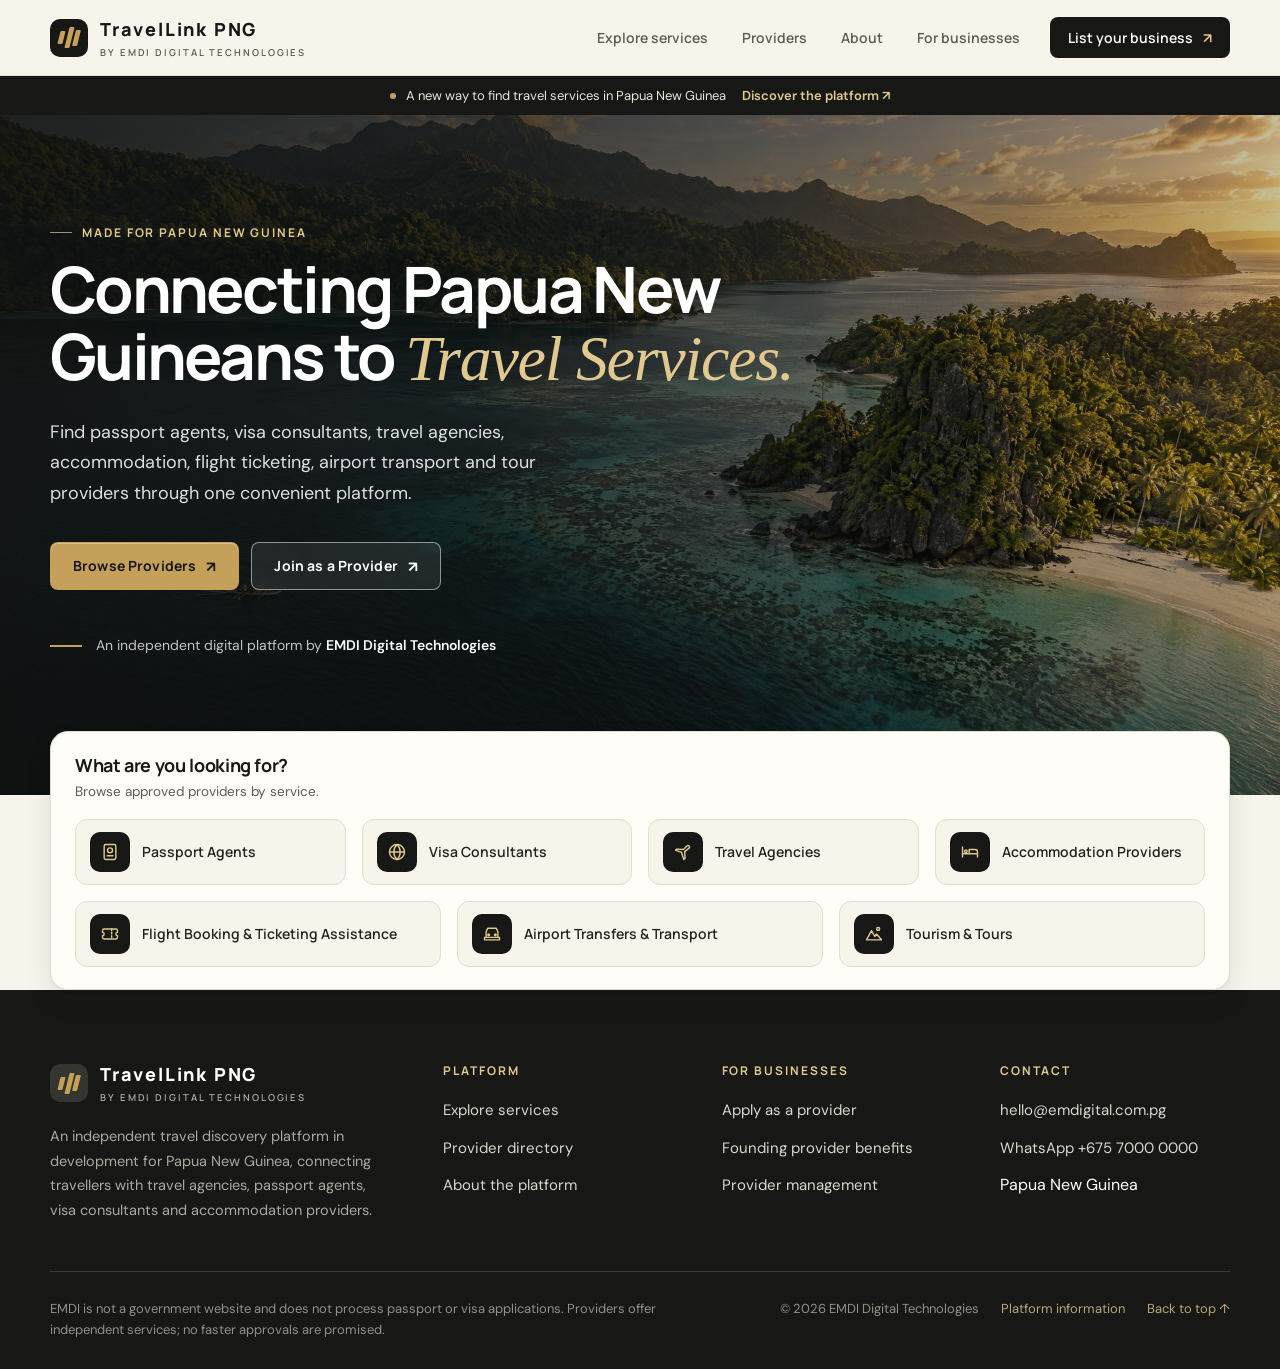
<file: index.html>
<!DOCTYPE html>

<html lang="en">
<head>
<meta charset="utf-8"/>
<meta content="width=device-width, initial-scale=1" name="viewport"/>
<meta content="#171815" name="theme-color"/>
<meta content="Discover passport agents, visa consultants, travel agencies, accommodation, flight ticketing, airport transport and tour providers across Papua New Guinea." name="description"/>
<title>TravelLink PNG | PNG travel services</title>
<link href="https://fonts.googleapis.com" rel="preconnect"/>
<link crossorigin="" href="https://fonts.gstatic.com" rel="preconnect"/>
<link href="https://fonts.googleapis.com/css2?family=DM+Sans:wght@400;500;600;700&amp;family=Manrope:wght@400;500;600;700;800&amp;display=swap" rel="stylesheet"/>
<link href="styles.css?v=20261110-v3" rel="stylesheet"/>
</head>
<body class="page-home" id="top">
<a class="skip-link" href="#main">Skip to main content</a>
<header class="site-header">
<a aria-label="TravelLink PNG home" class="brand" href="index.html"><span aria-hidden="true" class="brand-mark"><span></span><span></span><span></span></span><span class="brand-copy"><strong>TravelLink PNG</strong><small>BY EMDI DIGITAL TECHNOLOGIES</small></span></a>
<button aria-controls="primary-nav" aria-expanded="false" aria-label="Open navigation" class="menu-toggle" type="button"><span></span><span></span></button>
<nav aria-label="Main navigation" class="primary-nav" id="primary-nav"><a href="services.html">Explore services</a><a href="providers.html">Providers</a><a href="about.html">About</a><a href="register.html#provider-form">For businesses</a><a class="nav-cta" href="register.html#provider-form">List your business <span aria-hidden="true">↗</span></a></nav>
</header>
<div class="announcement"><span class="announcement-dot"></span> A new way to find travel services in Papua New Guinea <a href="about.html">Discover the platform <span aria-hidden="true">↗</span></a></div>
<main id="main">
<section class="hero">
<div aria-label="Tropical island coastline in Papua New Guinea" class="hero-image" role="img"></div><div class="hero-shade"></div>
<div class="hero-content wrap">
<p class="eyebrow light">Made for Papua New Guinea</p>
<h1>Connecting Papua New Guineans to <em>Travel Services.</em></h1>
<p class="hero-lede">Find passport agents, visa consultants, travel agencies, accommodation, flight ticketing, airport transport and tour providers through one convenient platform.</p>
<div class="hero-actions"><a class="button button-gold" href="providers.html#provider-directory">Browse Providers <span aria-hidden="true">↗</span></a><a class="button button-glass" href="register.html#provider-form">Join as a Provider <span aria-hidden="true">↗</span></a></div>
<div class="hero-note"><span class="note-line"></span><span>An independent digital platform by <strong>EMDI Digital Technologies</strong></span></div>
</div>
</section>
<section aria-labelledby="quick-title" class="quick-find"><div class="wrap"><div class="quick-card">
<div><h2 id="quick-title">What are you looking for?</h2><p>Browse approved providers by service.</p></div>
<a class="quick-tile" data-category="Passport Agents" href="providers.html?category=Passport%20Agents#provider-directory"><span class="tile-icon"><svg aria-hidden="true" class="icon" focusable="false" viewbox="0 0 24 24"><rect height="18" rx="2" width="14" x="5" y="3"></rect><circle cx="12" cy="10" r="3"></circle><path d="M8.5 16.5h7"></path></svg></span><span>Passport Agents</span></a><a class="quick-tile" data-category="Visa Consultants" href="providers.html?category=Visa%20Consultants#provider-directory"><span class="tile-icon"><svg aria-hidden="true" class="icon" focusable="false" viewbox="0 0 24 24"><circle cx="12" cy="12" r="9"></circle><path d="M3 12h18M12 3c2.6 2.7 3.9 5.7 3.9 9s-1.3 6.3-3.9 9c-2.6-2.7-3.9-5.7-3.9-9S9.4 5.7 12 3z"></path></svg></span><span>Visa Consultants</span></a><a class="quick-tile" data-category="Travel Agencies" href="providers.html?category=Travel%20Agencies#provider-directory"><span class="tile-icon"><svg aria-hidden="true" class="icon" focusable="false" viewbox="0 0 24 24"><path d="M10.5 13.5 3 11l1.5-1.5 8 .5 4.2-4.2a1.8 1.8 0 0 1 2.6 2.6L14 12.6l.5 8L13 22l-2.5-7.5z" transform="translate(0 -1)"></path></svg></span><span>Travel Agencies</span></a><a class="quick-tile" data-category="Accommodation Providers" href="providers.html?category=Accommodation%20Providers#provider-directory"><span class="tile-icon"><svg aria-hidden="true" class="icon" focusable="false" viewbox="0 0 24 24"><path d="M3 18V6M3 14h18v4M21 14v-2a3 3 0 0 0-3-3h-7v5"></path><circle cx="7" cy="11" r="1.6"></circle></svg></span><span>Accommodation Providers</span></a><a class="quick-tile" data-category="Flight Booking &amp; Ticketing Assistance" href="providers.html?category=Flight%20Booking%20%26%20Ticketing%20Assistance#provider-directory"><span class="tile-icon"><svg aria-hidden="true" class="icon" focusable="false" viewbox="0 0 24 24"><path d="M3 8a2 2 0 0 1 2-2h14a2 2 0 0 1 2 2v2a2 2 0 0 0 0 4v2a2 2 0 0 1-2 2H5a2 2 0 0 1-2-2v-2a2 2 0 0 0 0-4z"></path><path d="M14 6v12" stroke-dasharray="2 2"></path></svg></span><span>Flight Booking &amp; Ticketing Assistance</span></a><a class="quick-tile" data-category="Airport Transfers &amp; Transport" href="providers.html?category=Airport%20Transfers%20%26%20Transport#provider-directory"><span class="tile-icon"><svg aria-hidden="true" class="icon" focusable="false" viewbox="0 0 24 24"><path d="M5 16V9l2-4h10l2 4v7M3 16h18v3H3z"></path><circle cx="8" cy="13" r="1"></circle><circle cx="16" cy="13" r="1"></circle></svg></span><span>Airport Transfers &amp; Transport</span></a><a class="quick-tile" data-category="Tourism &amp; Tours" href="providers.html?category=Tourism%20%26%20Tours#provider-directory"><span class="tile-icon"><svg aria-hidden="true" class="icon" focusable="false" viewbox="0 0 24 24"><path d="m3 19 6-11 4 7 2-3 6 7z"></path><circle cx="17" cy="6" r="1.8"></circle></svg></span><span>Tourism &amp; Tours</span></a>
</div></div></section>






</main>
<footer class="site-footer">
<div class="wrap">
<div class="footer-top">
<div><a class="brand footer-brand" href="index.html"><span aria-hidden="true" class="brand-mark"><span></span><span></span><span></span></span><span class="brand-copy"><strong>TravelLink PNG</strong><small>BY EMDI DIGITAL TECHNOLOGIES</small></span></a>
<p class="footer-about">An independent travel discovery platform in development for Papua New Guinea, connecting travellers with travel agencies, passport agents, visa consultants and accommodation providers.</p></div>
<div class="footer-col"><h3>Platform</h3><ul><li><a href="services.html">Explore services</a></li><li><a href="providers.html">Provider directory</a></li><li><a href="about.html">About the platform</a></li></ul></div>
<div class="footer-col"><h3>For businesses</h3><ul><li><a href="register.html#provider-form">Apply as a provider</a></li><li><a href="about.html#benefits">Founding provider benefits</a></li><li><a href="management.html">Provider management</a></li></ul></div>
<div class="footer-col"><h3>Contact</h3><ul><li><a href="mailto:hello@emdigital.com.pg">hello@emdigital.com.pg</a></li><li><a href="https://wa.me/67570000000">WhatsApp +675 7000 0000</a></li><li>Papua New Guinea</li></ul></div>
</div>
<div class="footer-legal"><p>EMDI is not a government website and does not process passport or visa applications. Providers offer independent services; no faster approvals are promised.</p><div class="footer-bottom"><span>© <span id="year"></span> EMDI Digital Technologies</span><a href="about.html">Platform information</a><a href="index.html#top">Back to top ↑</a></div></div>
</div>
</footer>
<script src="supabase-config.js?v=20261110-live"></script><script src="supabase-runtime.js?v=20261110-live"></script><script src="script.js?v=20261110-live"></script>
</body>
</html>
</file>
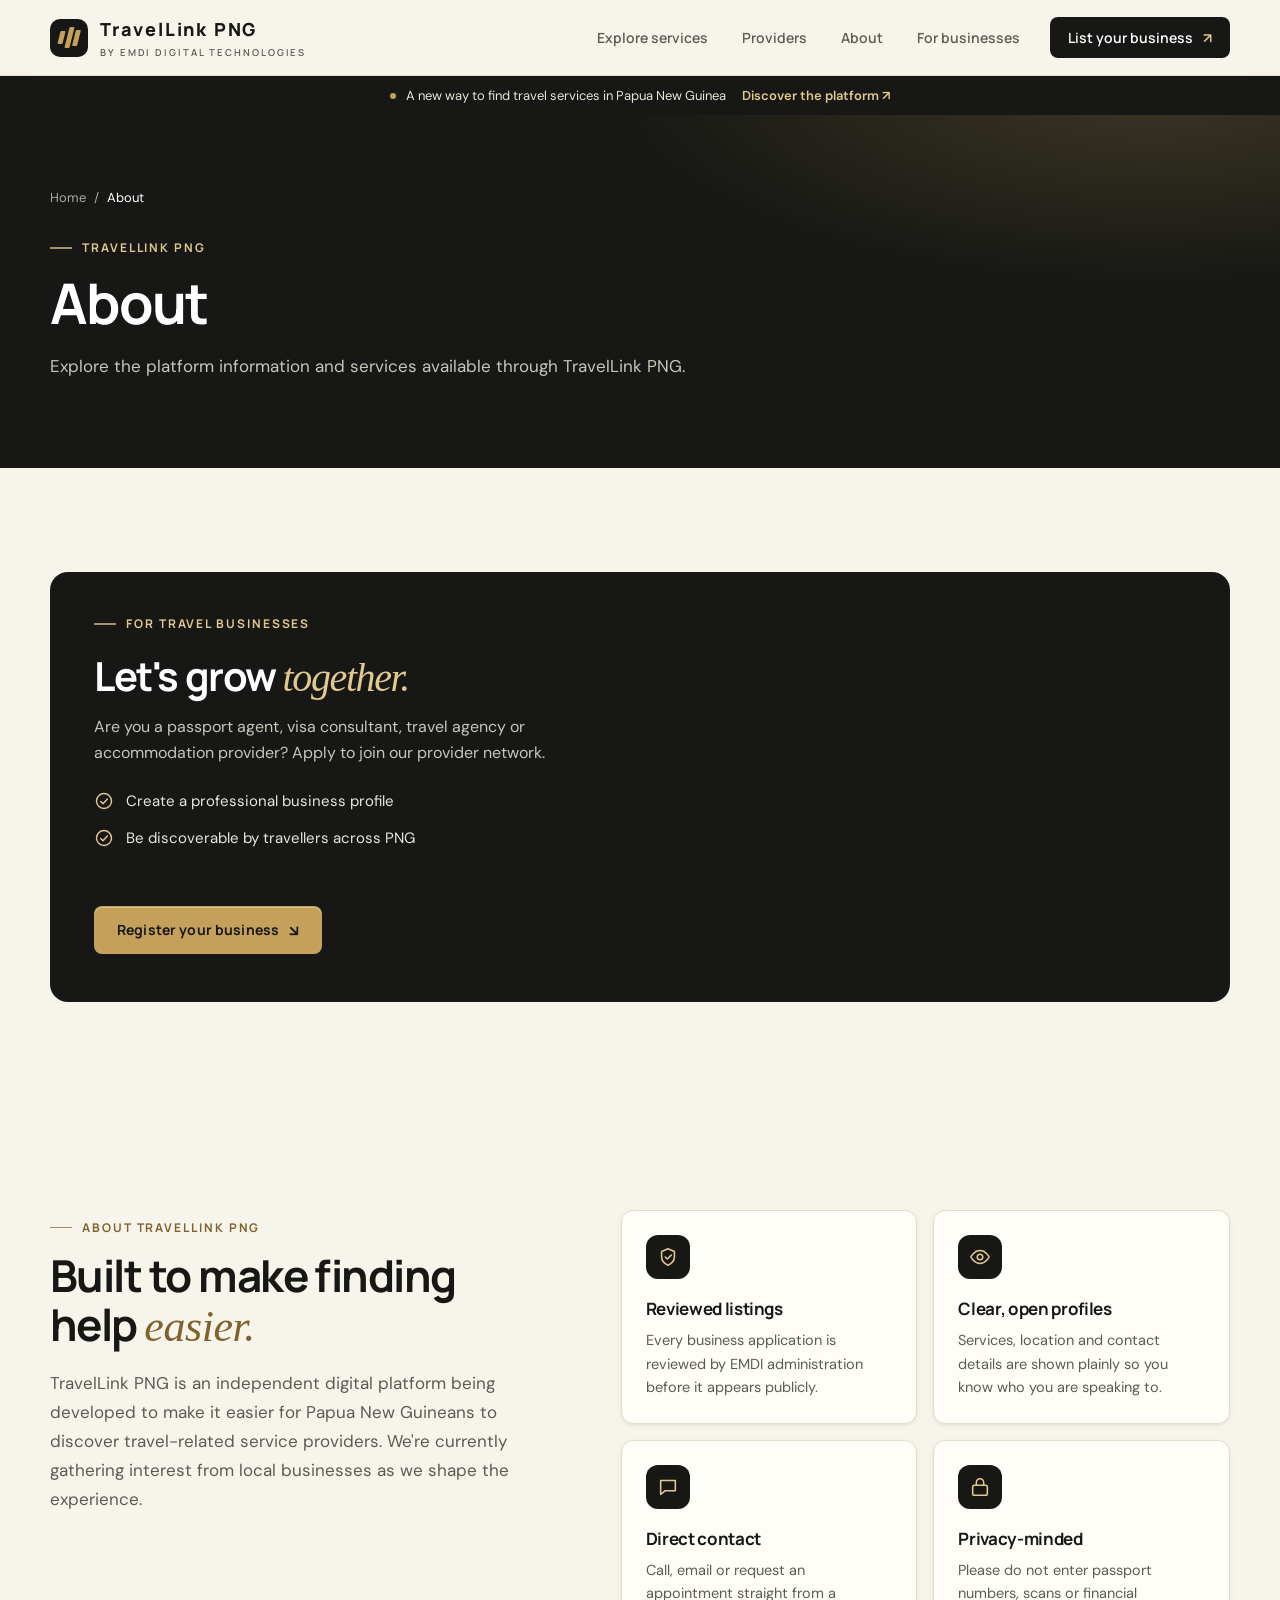
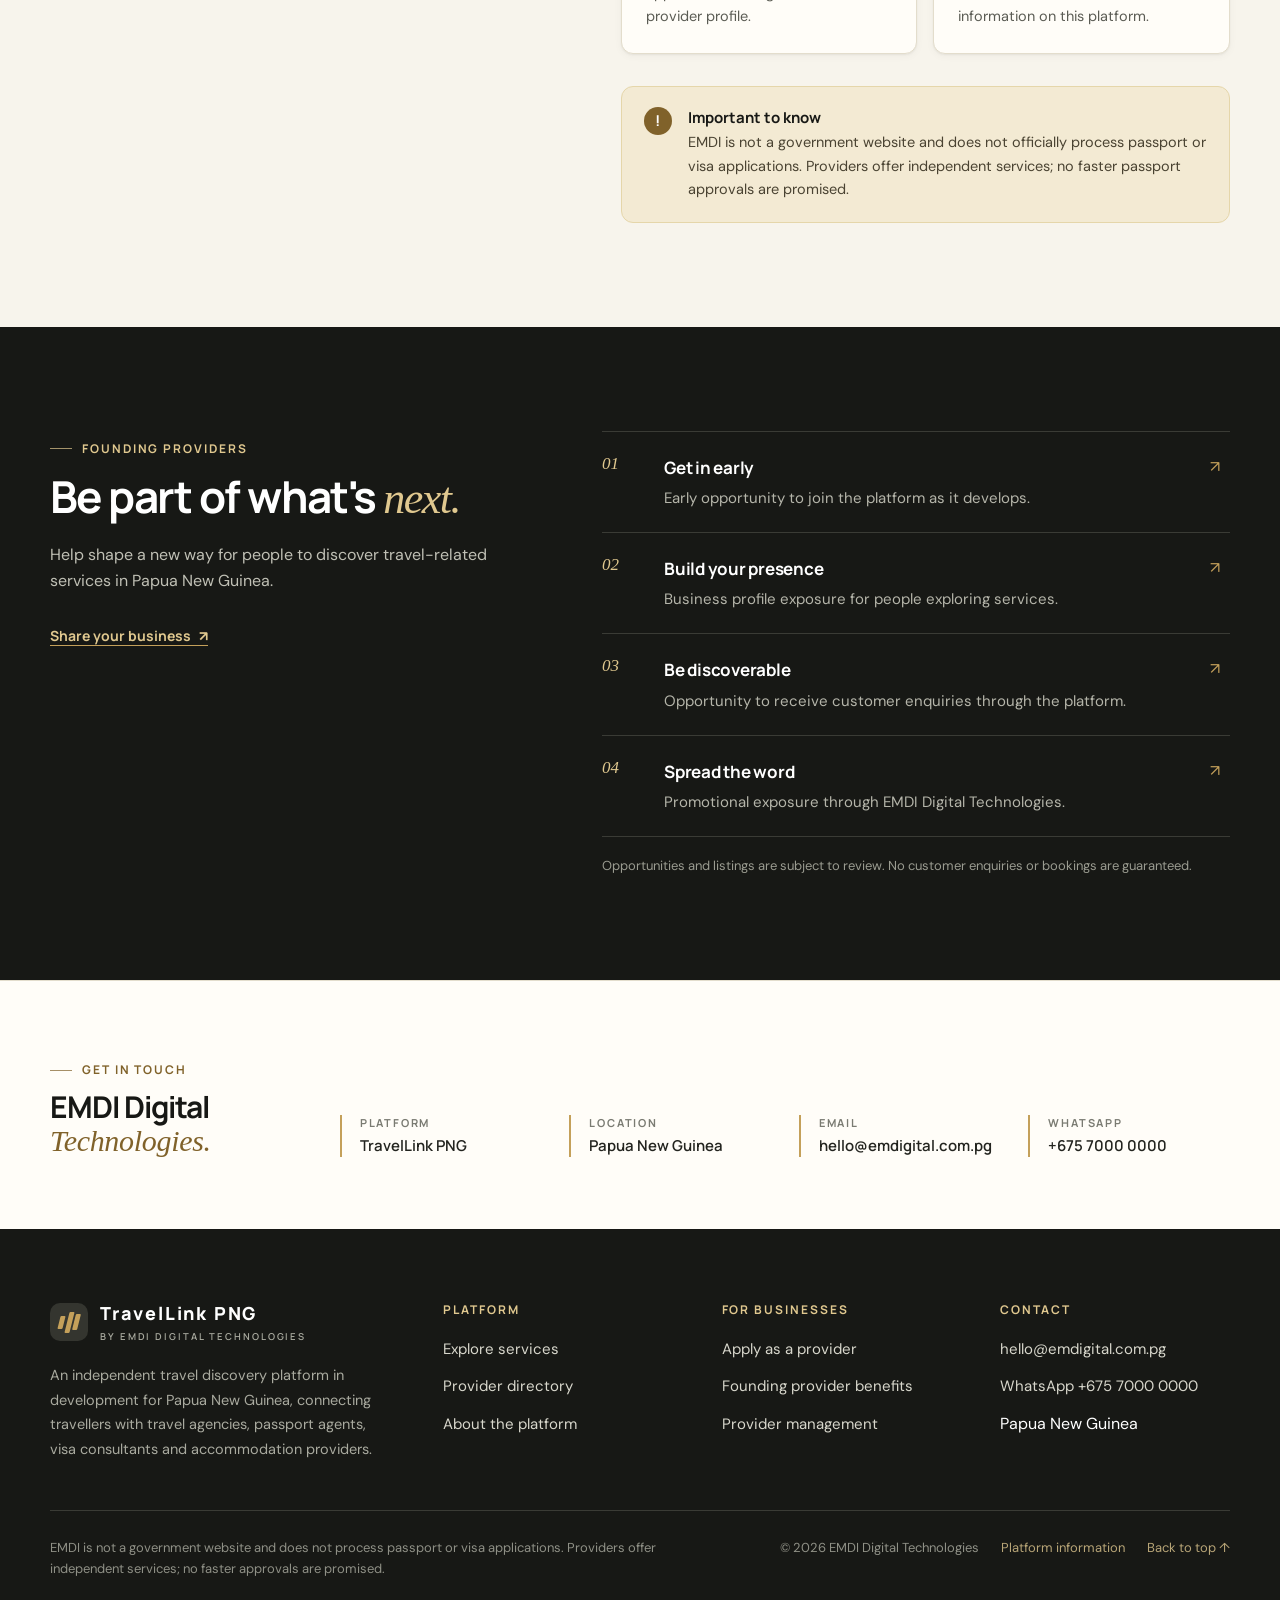
<file: about.html>
<!DOCTYPE html>

<html lang="en">
<head>
<meta charset="utf-8"/>
<meta content="width=device-width, initial-scale=1" name="viewport"/>
<meta content="#171815" name="theme-color"/>
<meta content="Learn about TravelLink PNG, its purpose and founding provider information." name="description"/>
<title>About | TravelLink PNG</title>
<link href="https://fonts.googleapis.com" rel="preconnect"/>
<link crossorigin="" href="https://fonts.gstatic.com" rel="preconnect"/>
<link href="https://fonts.googleapis.com/css2?family=DM+Sans:wght@400;500;600;700&amp;family=Manrope:wght@400;500;600;700;800&amp;display=swap" rel="stylesheet"/>
<link href="styles.css?v=20261110-v3" rel="stylesheet"/>
</head>
<body class="page-home" id="top">
<a class="skip-link" href="#main">Skip to main content</a>
<header class="site-header">
<a aria-label="TravelLink PNG home" class="brand" href="index.html"><span aria-hidden="true" class="brand-mark"><span></span><span></span><span></span></span><span class="brand-copy"><strong>TravelLink PNG</strong><small>BY EMDI DIGITAL TECHNOLOGIES</small></span></a>
<button aria-controls="primary-nav" aria-expanded="false" aria-label="Open navigation" class="menu-toggle" type="button"><span></span><span></span></button>
<nav aria-label="Main navigation" class="primary-nav" id="primary-nav"><a href="index.html#services">Explore services</a><a href="providers.html">Providers</a><a href="about.html">About</a><a href="register.html#provider-form">For businesses</a><a class="nav-cta" href="register.html#provider-form">List your business <span aria-hidden="true">↗</span></a></nav>
</header>
<div class="announcement"><span class="announcement-dot"></span> A new way to find travel services in Papua New Guinea <a href="index.html#about">Discover the platform <span aria-hidden="true">↗</span></a></div>
<main id="main"><section class="page-intro"><div class="wrap"><nav aria-label="Breadcrumb" class="crumbs"><a href="index.html">Home</a><span aria-hidden="true">/</span><span aria-current="page">About</span></nav><p class="eyebrow">TravelLink PNG</p><h1>About</h1><p class="section-description">Explore the platform information and services available through TravelLink PNG.</p></div></section><section class="section join-section"><div class="wrap audience-grid">
<article class="audience provider-panel" id="providers"><p class="eyebrow">For travel businesses</p><h2>Let's grow <em>together.</em></h2><p>Are you a passport agent, visa consultant, travel agency or accommodation provider? Apply to join our provider network.</p>
<ul class="check-list"><li><svg aria-hidden="true" class="icon" focusable="false" viewbox="0 0 24 24"><circle cx="12" cy="12" r="9"></circle><path d="m8 12.5 2.8 2.8L16 9.5"></path></svg>Create a professional business profile</li><li><svg aria-hidden="true" class="icon" focusable="false" viewbox="0 0 24 24"><circle cx="12" cy="12" r="9"></circle><path d="m8 12.5 2.8 2.8L16 9.5"></path></svg>Be discoverable by travellers across PNG</li></ul>
<a class="button button-gold" href="register.html#provider-form">Register your business <span aria-hidden="true">↘</span></a></article>
</div></section><section class="section about-section" id="about"><div class="wrap trust-grid">
<div class="trust-head"><p class="eyebrow">About TravelLink PNG</p><h2>Built to make finding help <em class="accent">easier.</em></h2><p class="lede">TravelLink PNG is an independent digital platform being developed to make it easier for Papua New Guineans to discover travel-related service providers. We're currently gathering interest from local businesses as we shape the experience.</p></div>
<div><div class="pillars">
<div class="pillar"><span class="icon-badge"><svg aria-hidden="true" class="icon" focusable="false" viewbox="0 0 24 24"><path d="M12 3 5 6v5.5c0 4.2 2.9 7.8 7 9.5 4.1-1.7 7-5.3 7-9.5V6z"></path><path d="m9 12 2.2 2.2L15.5 10"></path></svg></span><h3>Reviewed listings</h3><p>Every business application is reviewed by EMDI administration before it appears publicly.</p></div>
<div class="pillar"><span class="icon-badge"><svg aria-hidden="true" class="icon" focusable="false" viewbox="0 0 24 24"><path d="M2 12s3.600-7 10-7 10 7 10 7-3.600 7-10 7S2 12 2 12z"></path><circle cx="12" cy="12" r="3"></circle></svg></span><h3>Clear, open profiles</h3><p>Services, location and contact details are shown plainly so you know who you are speaking to.</p></div>
<div class="pillar"><span class="icon-badge"><svg aria-hidden="true" class="icon" focusable="false" viewbox="0 0 24 24"><path d="M4 5h16v11H9l-5 4z"></path></svg></span><h3>Direct contact</h3><p>Call, email or request an appointment straight from a provider profile.</p></div>
<div class="pillar"><span class="icon-badge"><svg aria-hidden="true" class="icon" focusable="false" viewbox="0 0 24 24"><rect height="11" rx="2" width="16" x="4" y="10"></rect><path d="M8 10V7a4 4 0 0 1 8 0v3"></path></svg></span><h3>Privacy-minded</h3><p>Please do not enter passport numbers, scans or financial information on this platform.</p></div>
</div>
<div class="independent-note"><span aria-hidden="true">!</span><p><strong>Important to know</strong>EMDI is not a government website and does not officially process passport or visa applications. Providers offer independent services; no faster passport approvals are promised.</p></div></div>
</div></section><section class="section benefits-section" id="benefits"><div class="wrap benefits-grid">
<div class="benefits-heading"><p class="eyebrow light">Founding providers</p><h2>Be part of what's <em>next.</em></h2><p>Help shape a new way for people to discover travel-related services in Papua New Guinea.</p><a class="text-link" href="register.html#provider-form">Share your business <span aria-hidden="true">↗</span></a></div>
<div class="benefit-list">
<div class="benefit-item"><span>01</span><div><h3>Get in early</h3><p>Early opportunity to join the platform as it develops.</p></div><b>↗</b></div>
<div class="benefit-item"><span>02</span><div><h3>Build your presence</h3><p>Business profile exposure for people exploring services.</p></div><b>↗</b></div>
<div class="benefit-item"><span>03</span><div><h3>Be discoverable</h3><p>Opportunity to receive customer enquiries through the platform.</p></div><b>↗</b></div>
<div class="benefit-item"><span>04</span><div><h3>Spread the word</h3><p>Promotional exposure through EMDI Digital Technologies.</p></div><b>↗</b></div>
<p class="benefits-note">Opportunities and listings are subject to review. No customer enquiries or bookings are guaranteed.</p>
</div>
</div></section><section class="contact-section" id="contact"><div class="wrap contact-row">
<div class="contact-head"><p class="eyebrow">Get in touch</p><h2>EMDI Digital <em class="accent">Technologies.</em></h2></div>
<div class="contact-detail"><span>PLATFORM</span><strong>TravelLink PNG</strong></div>
<div class="contact-detail"><span>LOCATION</span><strong>Papua New Guinea</strong></div>
<!-- Placeholder contact details: replace with real email and WhatsApp before launch. -->
<div class="contact-detail"><span>EMAIL</span><a href="mailto:hello@emdigital.com.pg">hello@emdigital.com.pg</a></div>
<div class="contact-detail"><span>WHATSAPP</span><a href="https://wa.me/67570000000">+675 7000 0000</a></div>
</div></section></main>
<footer class="site-footer">
<div class="wrap">
<div class="footer-top">
<div><a class="brand footer-brand" href="index.html"><span aria-hidden="true" class="brand-mark"><span></span><span></span><span></span></span><span class="brand-copy"><strong>TravelLink PNG</strong><small>BY EMDI DIGITAL TECHNOLOGIES</small></span></a>
<p class="footer-about">An independent travel discovery platform in development for Papua New Guinea, connecting travellers with travel agencies, passport agents, visa consultants and accommodation providers.</p></div>
<div class="footer-col"><h3>Platform</h3><ul><li><a href="index.html#services">Explore services</a></li><li><a href="providers.html">Provider directory</a></li><li><a href="index.html#about">About the platform</a></li></ul></div>
<div class="footer-col"><h3>For businesses</h3><ul><li><a href="register.html#provider-form">Apply as a provider</a></li><li><a href="index.html#benefits">Founding provider benefits</a></li><li><a href="management.html">Provider management</a></li></ul></div>
<div class="footer-col"><h3>Contact</h3><ul><li><a href="mailto:hello@emdigital.com.pg">hello@emdigital.com.pg</a></li><li><a href="https://wa.me/67570000000">WhatsApp +675 7000 0000</a></li><li>Papua New Guinea</li></ul></div>
</div>
<div class="footer-legal"><p>EMDI is not a government website and does not process passport or visa applications. Providers offer independent services; no faster approvals are promised.</p><div class="footer-bottom"><span>© <span id="year"></span> EMDI Digital Technologies</span><a href="index.html#about">Platform information</a><a href="index.html#top">Back to top ↑</a></div></div>
</div>
</footer>
<script src="supabase-config.js?v=20261110-live"></script><script src="supabase-runtime.js?v=20261110-live"></script><script src="script.js?v=20261110-live"></script>
</body>
</html>
</file>
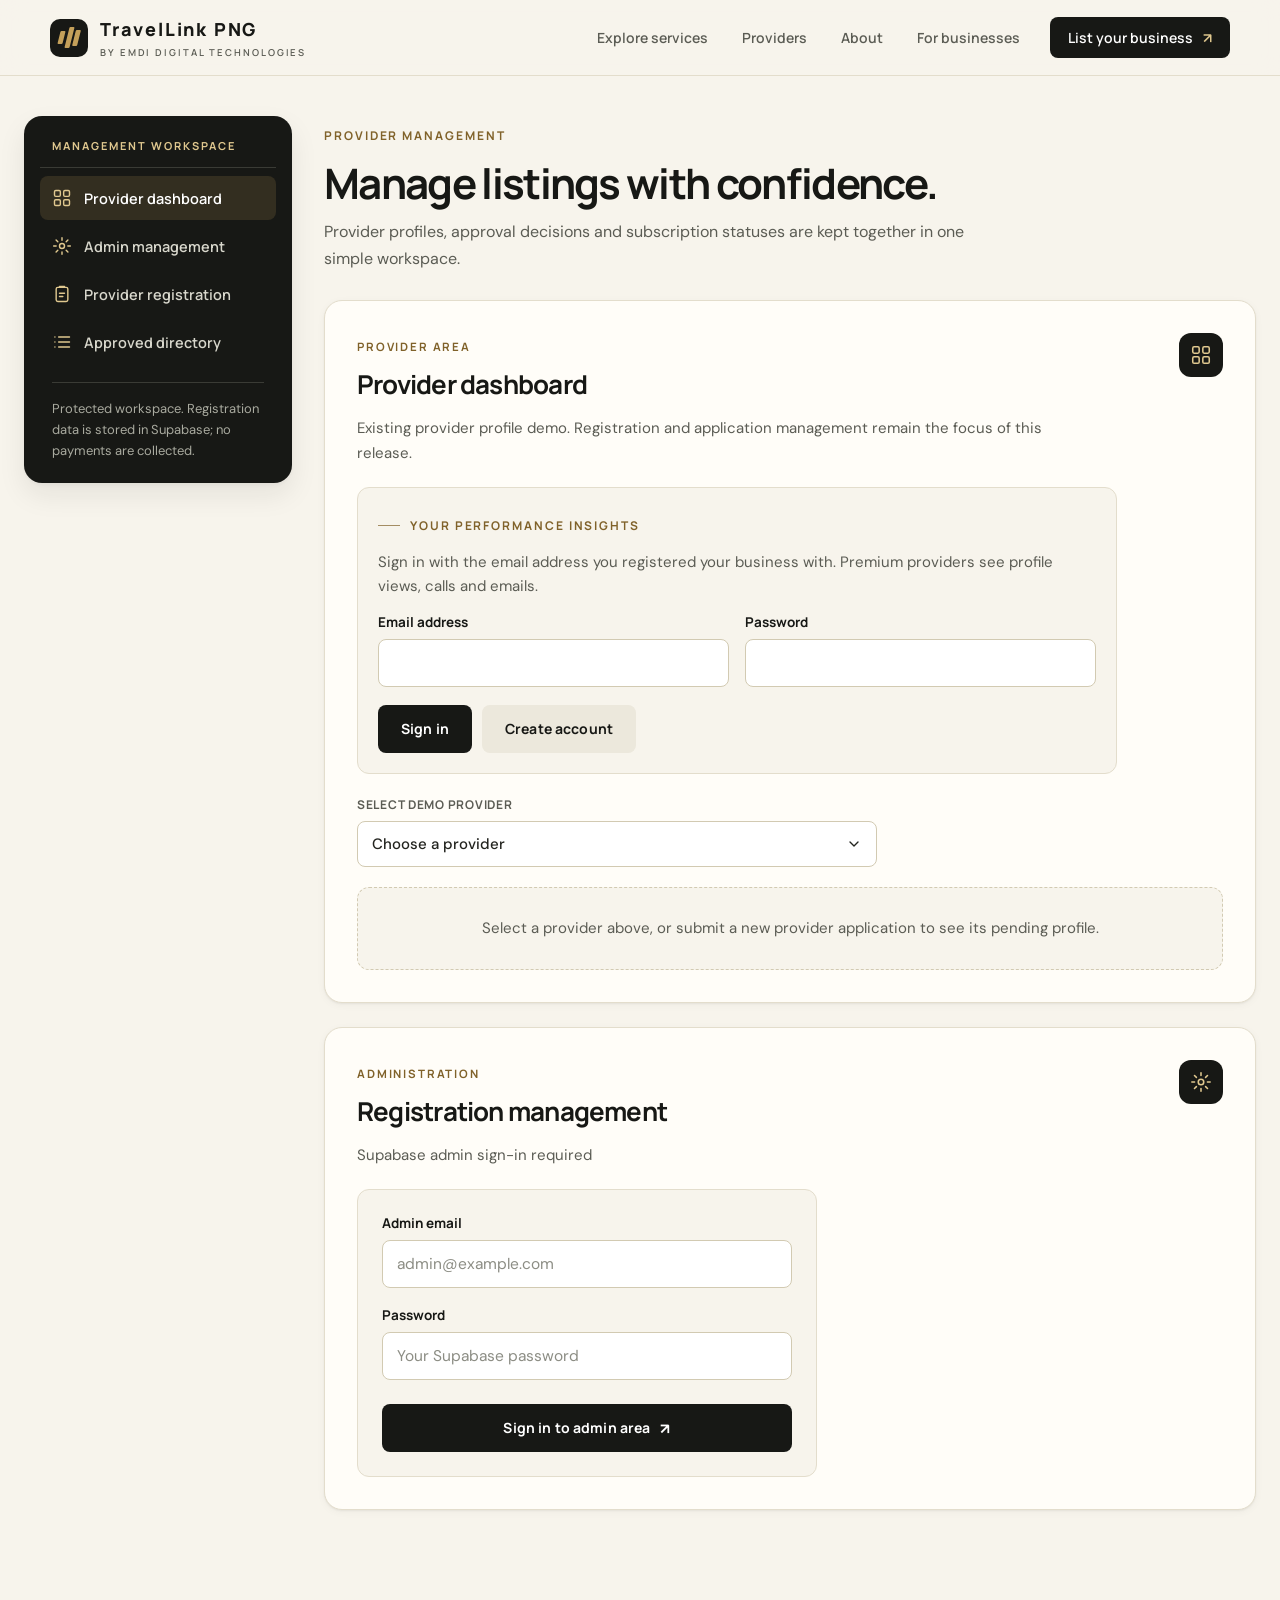
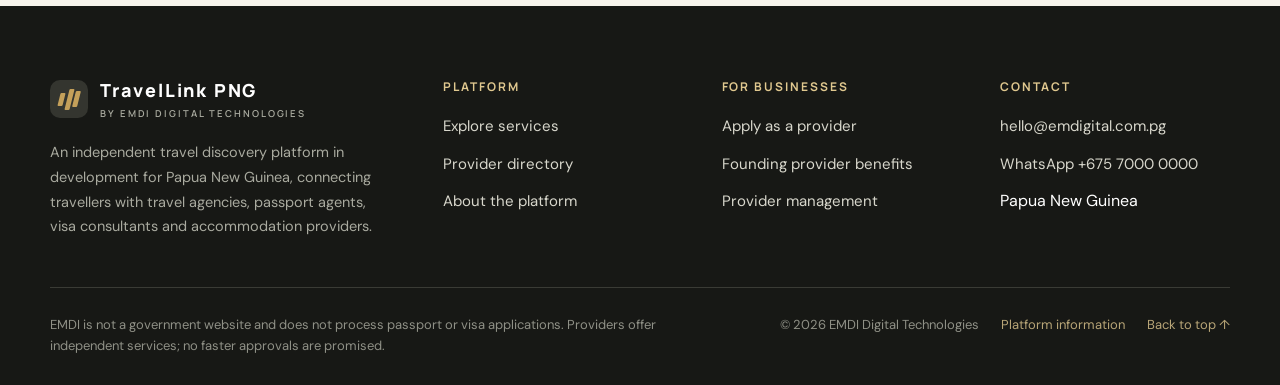
<file: management.html>
<!DOCTYPE html>

<html lang="en">
<head>
<meta charset="utf-8"/>
<meta content="width=device-width, initial-scale=1" name="viewport"/>
<meta content="#171815" name="theme-color"/>
<meta content="Manage provider profiles, approvals and subscription statuses." name="description"/>
<title>Provider Management | TravelLink PNG</title>
<link href="https://fonts.googleapis.com" rel="preconnect"/>
<link crossorigin="" href="https://fonts.gstatic.com" rel="preconnect"/>
<link href="https://fonts.googleapis.com/css2?family=DM+Sans:wght@400;500;600;700&amp;family=Manrope:wght@400;500;600;700;800&amp;display=swap" rel="stylesheet"/>
<link href="styles.css?v=20261110-v3" rel="stylesheet"/>
</head>
<body class="page-management" id="top">
<a class="skip-link" href="#main">Skip to main content</a>
<header class="site-header">
<a aria-label="TravelLink PNG home" class="brand" href="index.html"><span aria-hidden="true" class="brand-mark"><span></span><span></span><span></span></span><span class="brand-copy"><strong>TravelLink PNG</strong><small>BY EMDI DIGITAL TECHNOLOGIES</small></span></a>
<button aria-controls="primary-nav" aria-expanded="false" aria-label="Open navigation" class="menu-toggle" type="button"><span></span><span></span></button>
<nav aria-label="Main navigation" class="primary-nav" id="primary-nav"><a href="services.html">Explore services</a><a href="providers.html">Providers</a><a href="about.html">About</a><a href="register.html#provider-form">For businesses</a><a class="nav-cta" href="register.html#provider-form">List your business <span aria-hidden="true">↗</span></a></nav>
</header>
<main id="main">
<div class="dash-shell">
<aside class="dash-sidebar"><p class="dash-label">Management workspace</p>
<nav aria-label="Provider tools" class="tool-nav"><a href="#provider-dashboard"><svg aria-hidden="true" class="icon" focusable="false" viewbox="0 0 24 24"><rect height="7" rx="1.500" width="7" x="3" y="3"></rect><rect height="7" rx="1.500" width="7" x="14" y="3"></rect><rect height="7" rx="1.500" width="7" x="3" y="14"></rect><rect height="7" rx="1.500" width="7" x="14" y="14"></rect></svg>Provider dashboard</a><a href="#admin-panel"><svg aria-hidden="true" class="icon" focusable="false" viewbox="0 0 24 24"><circle cx="12" cy="12" r="3"></circle><path d="M12 2v3M12 19v3M2 12h3M19 12h3M4.900 4.900 7 7M17 17l2.100 2.100M4.900 19.100 7 17M17 7l2.100-2.100"></path></svg>Admin management</a><a href="register.html#provider-form"><svg aria-hidden="true" class="icon" focusable="false" viewbox="0 0 24 24"><rect height="17" rx="2" width="14" x="5" y="4"></rect><path d="M9 4V3h6v1M9 11h6M9 15h4"></path></svg>Provider registration</a><a href="providers.html"><svg aria-hidden="true" class="icon" focusable="false" viewbox="0 0 24 24"><path d="M8 6h13M8 12h13M8 18h13M3.500 6h.01M3.500 12h.01M3.500 18h.01"></path></svg>Approved directory</a></nav>
<p class="dash-help">Protected workspace. Registration data is stored in Supabase; no payments are collected.</p></aside>
<div class="dash-main">
<div class="dash-head"><p class="eyebrow">Provider management</p><h1>Manage listings with confidence.</h1><p class="section-description">Provider profiles, approval decisions and subscription statuses are kept together in one simple workspace.</p></div>
<div class="tools-grid">
<section class="tool-panel" id="provider-dashboard"><div class="tool-title"><div><p class="eyebrow">Provider area</p><h3>Provider dashboard</h3></div><span aria-hidden="true" class="tool-symbol"><svg aria-hidden="true" class="icon" focusable="false" viewbox="0 0 24 24"><rect height="7" rx="1.500" width="7" x="3" y="3"></rect><rect height="7" rx="1.500" width="7" x="14" y="3"></rect><rect height="7" rx="1.500" width="7" x="3" y="14"></rect><rect height="7" rx="1.500" width="7" x="14" y="14"></rect></svg></span></div><p class="tool-description">Existing provider profile demo. Registration and application management remain the focus of this release.</p><form class="provider-signin dashboard-form" id="provider-signin-form" novalidate=""><p class="eyebrow">Your performance insights</p><p class="tool-description">Sign in with the email address you registered your business with. Premium providers see profile views, calls and emails.</p><div class="field-row"><label>Email address<input autocomplete="email" name="email" required="" type="email"/></label><label>Password<input autocomplete="current-password" minlength="6" name="password" required="" type="password"/></label></div><div class="signin-actions"><button class="button button-dark" type="submit">Sign in</button><button class="button button-quiet" id="provider-signup" type="button">Create account</button></div><div class="inline-message" hidden="" id="provider-insights-result" role="status"></div></form><label class="dashboard-select-label">Select demo provider<select id="dashboard-provider"><option value="">Choose a provider</option></select></label><div class="empty-state" id="dashboard-empty">Select a provider above, or submit a new provider application to see its pending profile.</div><form class="dashboard-form" hidden="" id="dashboard-form"><div class="dashboard-profile-head"><div class="provider-logo logo-placeholder" id="dashboard-logo">EM</div><div><p class="eyebrow">Your business profile</p><h4 id="dashboard-name">Provider name</h4><span class="status-chip" id="dashboard-status"></span></div></div><div class="subscription-row"><span>SUBSCRIPTION STATUS</span><strong class="subscription-chip" id="dashboard-subscription"></strong></div><p class="subscription-help" hidden="" id="dashboard-insights"></p><p class="subscription-help">Subscription status is managed manually by the administrator. No payments are collected here.</p><div class="field-row"><label>Contact person<input name="contactName" required="" type="text"/></label><label>Phone number<input name="phone" required="" type="tel"/></label></div><div class="field-row"><label>Email address<input name="email" required="" type="email"/></label><label>Business location<input name="location" required="" type="text"/></label></div><label>Services offered<input name="services" required="" type="text"/></label><label>Short business description<textarea maxlength="500" name="description" required="" rows="3"></textarea></label><button class="button button-dark" type="submit">Save profile updates <span aria-hidden="true">↗</span></button><div class="inline-message" hidden="" id="dashboard-message" role="status"></div></form></section>
<section class="tool-panel admin-panel" id="admin-panel"><div class="tool-title"><div><p class="eyebrow">Administration</p><h3>Registration management</h3></div><span aria-hidden="true" class="tool-symbol"><svg aria-hidden="true" class="icon" focusable="false" viewbox="0 0 24 24"><circle cx="12" cy="12" r="3"></circle><path d="M12 2v3M12 19v3M2 12h3M19 12h3M4.900 4.900 7 7M17 17l2.100 2.100M4.900 19.100 7 17M17 7l2.100-2.100"></path></svg></span></div><p class="tool-description" id="admin-access-state">Admin access required to view submitted contact details and change statuses.</p>
<div class="admin-gate" id="admin-gate"><form class="admin-login-form" id="admin-login-form" novalidate=""><label>Admin email<input autocomplete="email" name="email" placeholder="admin@example.com" required="" type="email"/></label><label>Password<input autocomplete="current-password" name="password" placeholder="Your Supabase password" required="" type="password"/></label><button class="button button-dark" type="submit">Sign in to admin area <span aria-hidden="true">↗</span></button><div class="inline-message" hidden="" id="admin-login-message" role="alert"></div></form></div>
<div hidden="" id="admin-content"><div class="admin-toolbar"><span class="admin-session-note">Protected browser session</span><button class="admin-action" id="admin-logout" type="button">Sign out</button></div>
<section class="admin-subsection"><div class="tool-title"><div><p class="eyebrow">Business providers</p><h4>Business applications</h4></div></div><p class="admin-rule-note">A provider appears publicly only when its status is Approved and its subscription is Active Subscription. Set the subscription after you verify the payment.</p><div aria-live="polite" class="admin-summary" id="admin-summary"></div><div aria-hidden="true" class="table-head"><span>Business</span><span>Status</span><span>Actions</span></div><div class="admin-list" id="admin-list"></div><button class="reset-demo" id="reset-demo" type="button">Restore sample demo records</button></section>
<div class="inline-message" hidden="" id="admin-message" role="status"></div></div></section>
</div>
</div>
</div>
</main>
<footer class="site-footer">
<div class="wrap">
<div class="footer-top">
<div><a class="brand footer-brand" href="index.html"><span aria-hidden="true" class="brand-mark"><span></span><span></span><span></span></span><span class="brand-copy"><strong>TravelLink PNG</strong><small>BY EMDI DIGITAL TECHNOLOGIES</small></span></a>
<p class="footer-about">An independent travel discovery platform in development for Papua New Guinea, connecting travellers with travel agencies, passport agents, visa consultants and accommodation providers.</p></div>
<div class="footer-col"><h3>Platform</h3><ul><li><a href="services.html">Explore services</a></li><li><a href="providers.html">Provider directory</a></li><li><a href="about.html">About the platform</a></li></ul></div>
<div class="footer-col"><h3>For businesses</h3><ul><li><a href="register.html#provider-form">Apply as a provider</a></li><li><a href="about.html#benefits">Founding provider benefits</a></li><li><a href="management.html">Provider management</a></li></ul></div>
<div class="footer-col"><h3>Contact</h3><ul><li><a href="mailto:hello@emdigital.com.pg">hello@emdigital.com.pg</a></li><li><a href="https://wa.me/67570000000">WhatsApp +675 7000 0000</a></li><li>Papua New Guinea</li></ul></div>
</div>
<div class="footer-legal"><p>EMDI is not a government website and does not process passport or visa applications. Providers offer independent services; no faster approvals are promised.</p><div class="footer-bottom"><span>© <span id="year"></span> EMDI Digital Technologies</span><a href="about.html">Platform information</a><a href="index.html#top">Back to top ↑</a></div></div>
</div>
</footer>
<dialog aria-labelledby="edit-dialog-title" class="edit-dialog" id="edit-dialog">
<form class="dialog-card" id="admin-edit-form" novalidate="">
<div class="dialog-head"><div><p class="eyebrow">Administration</p><h3 id="edit-dialog-title">Edit provider application</h3></div><button aria-label="Close" class="dialog-close" data-close-dialog="" type="button">×</button></div>
<input name="id" type="hidden"/>
<div class="field-row"><label>Business name<input name="businessName" required="" type="text"/></label><label>Category<select name="category" required=""><option>Passport Agents</option><option>Visa Consultants</option><option>Travel Agencies</option><option>Accommodation Providers</option><option>Flight Booking &amp; Ticketing Assistance</option><option>Airport Transfers &amp; Transport</option><option>Tourism &amp; Tours</option></select></label></div>
<div class="field-row"><label>Contact person<input name="contactName" required="" type="text"/></label><label>Phone number<input name="phone" required="" type="tel"/></label></div>
<div class="field-row"><label>Email address<input name="email" required="" type="email"/></label><label>Location<input name="location" required="" type="text"/></label></div>
<label>Services offered<input name="services" required="" type="text"/></label>
<label>Short business description<textarea maxlength="500" name="description" required="" rows="3"></textarea></label>
<div class="field-row three"><label>Plan<select name="plan"><option>Basic</option><option>Professional</option><option>Premium</option></select></label><label>Status<select name="status"><option>Pending</option><option>Approved</option><option>Rejected</option><option>Suspended</option></select></label><label>Subscription<select name="subscription"><option>Free Trial</option><option>Active Subscription</option><option>Expired Subscription</option></select></label></div>
<div class="dialog-actions"><button class="button button-quiet" data-close-dialog="" type="button">Cancel</button><button class="button button-dark" type="submit">Save changes</button></div>
</form>
</dialog>
<script src="supabase-config.js?v=20261110-live"></script><script src="supabase-runtime.js?v=20261110-live"></script><script src="script.js?v=20261110-live"></script>
</body>
</html>
</file>
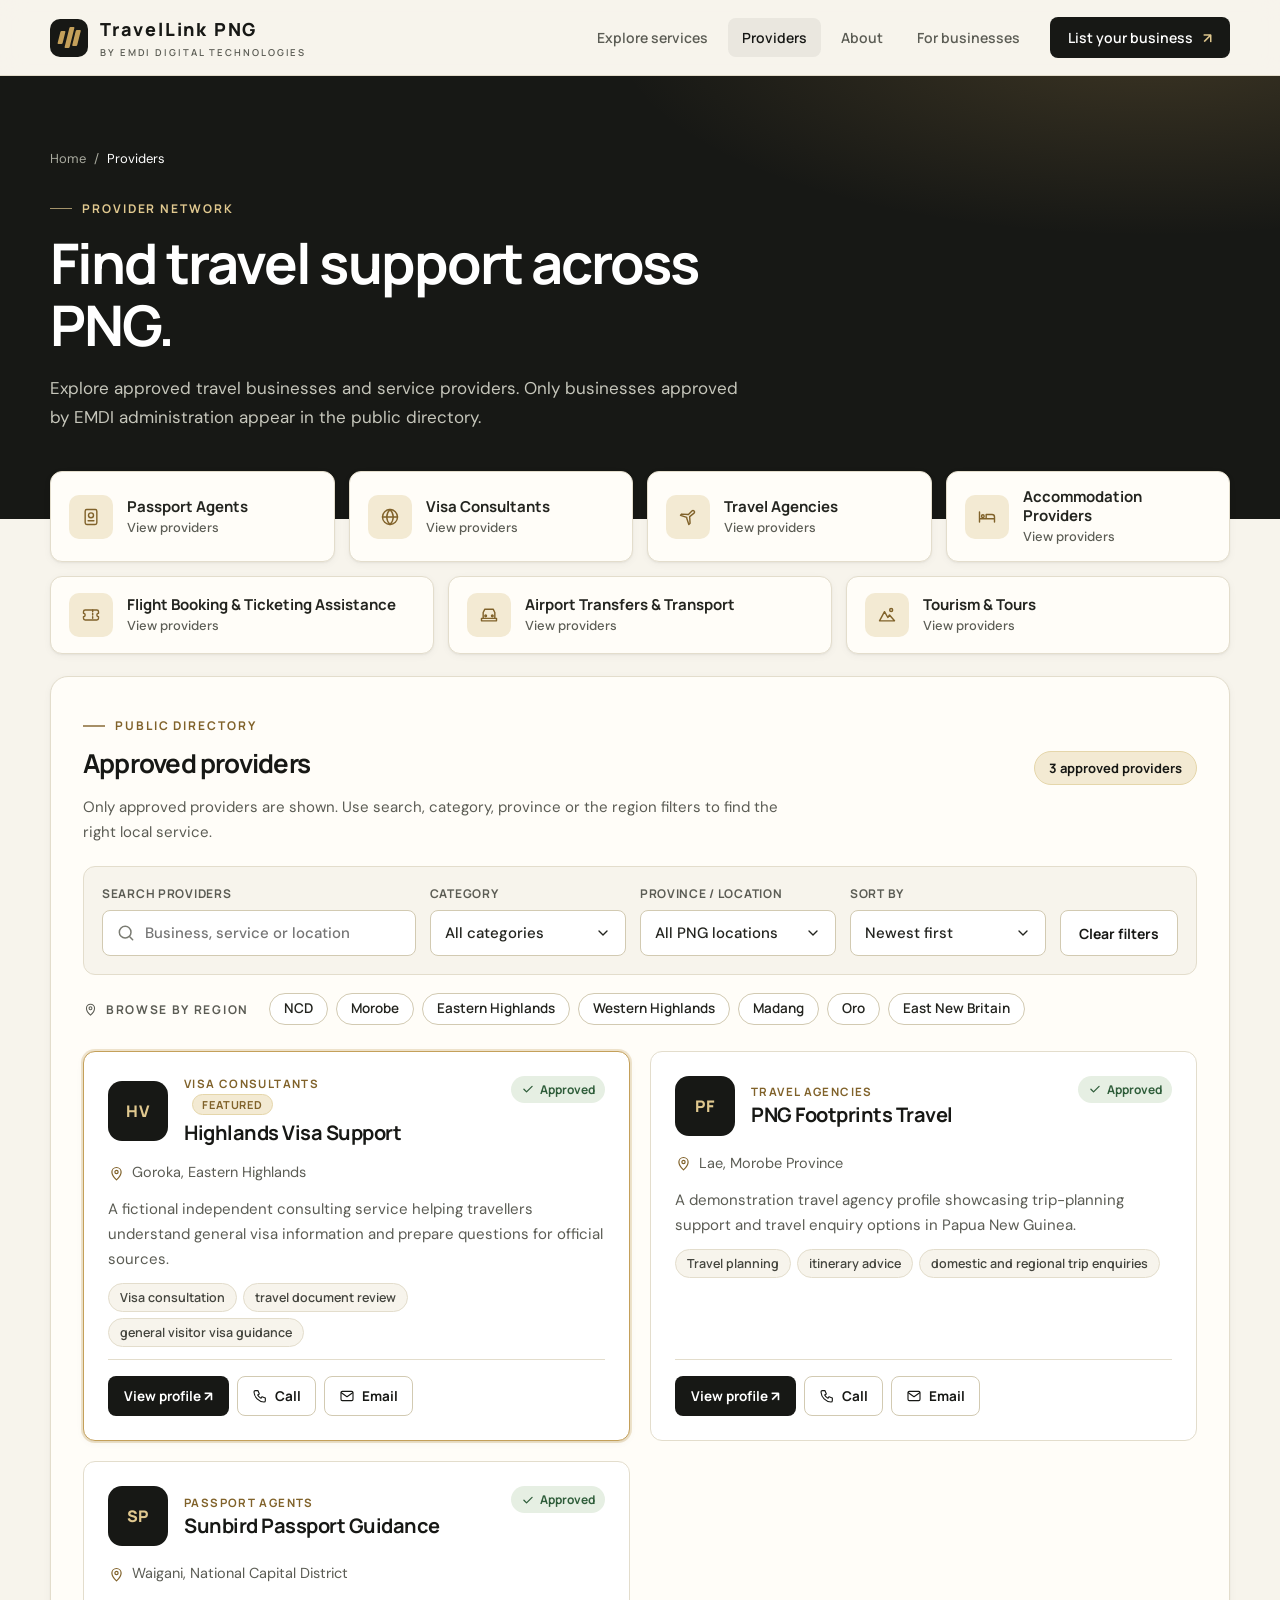
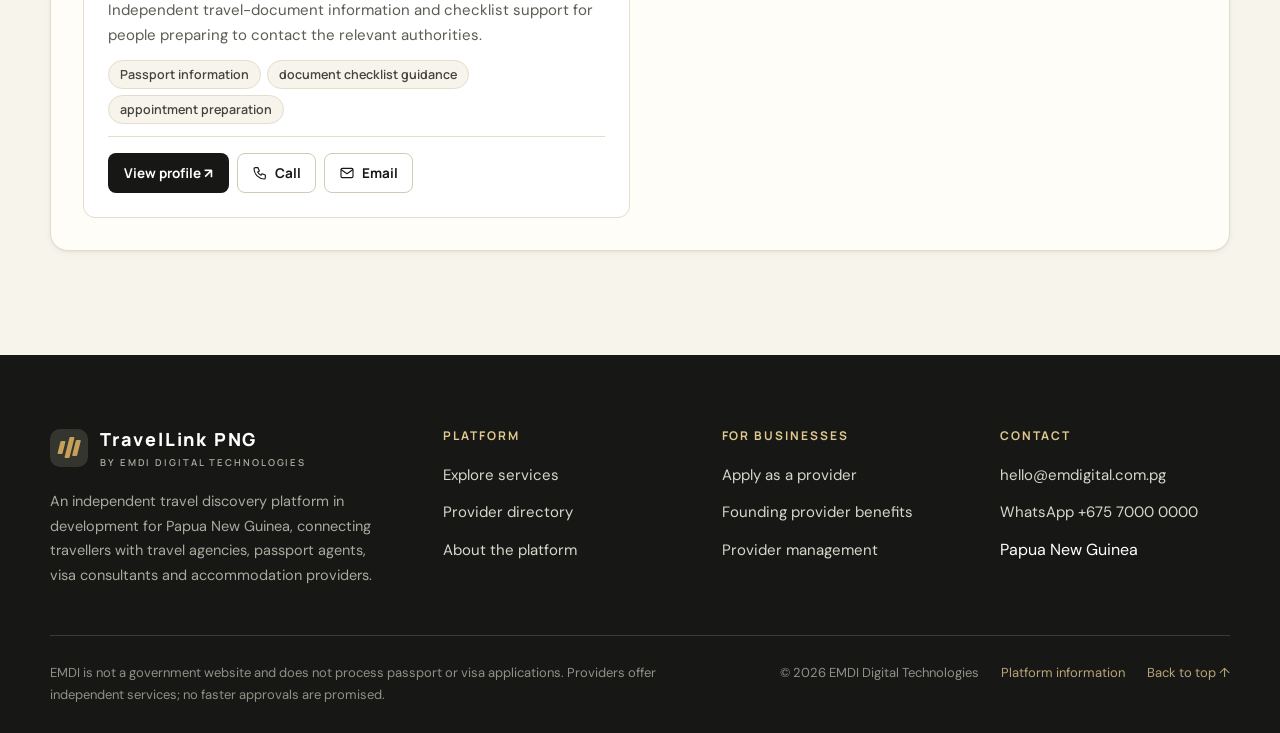
<file: providers.html>
<!DOCTYPE html>

<html lang="en">
<head>
<meta charset="utf-8"/>
<meta content="width=device-width, initial-scale=1" name="viewport"/>
<meta content="#171815" name="theme-color"/>
<meta content="Browse approved passport agents, visa consultants, travel agencies, accommodation, flight ticketing, airport transport and tour providers in Papua New Guinea." name="description"/>
<title>Providers | TravelLink PNG</title>
<link href="https://fonts.googleapis.com" rel="preconnect"/>
<link crossorigin="" href="https://fonts.gstatic.com" rel="preconnect"/>
<link href="https://fonts.googleapis.com/css2?family=DM+Sans:wght@400;500;600;700&amp;family=Manrope:wght@400;500;600;700;800&amp;display=swap" rel="stylesheet"/>
<link href="styles.css?v=20261110-v3" rel="stylesheet"/>
</head>
<body class="page-providers" id="top">
<a class="skip-link" href="#main">Skip to main content</a>
<header class="site-header">
<a aria-label="TravelLink PNG home" class="brand" href="index.html"><span aria-hidden="true" class="brand-mark"><span></span><span></span><span></span></span><span class="brand-copy"><strong>TravelLink PNG</strong><small>BY EMDI DIGITAL TECHNOLOGIES</small></span></a>
<button aria-controls="primary-nav" aria-expanded="false" aria-label="Open navigation" class="menu-toggle" type="button"><span></span><span></span></button>
<nav aria-label="Main navigation" class="primary-nav" id="primary-nav"><a href="services.html">Explore services</a><a aria-current="page" href="providers.html">Providers</a><a href="about.html">About</a><a href="register.html#provider-form">For businesses</a><a class="nav-cta" href="register.html#provider-form">List your business <span aria-hidden="true">↗</span></a></nav>
</header>
<main id="main">
<section class="page-intro"><div class="wrap"><nav aria-label="Breadcrumb" class="crumbs"><a href="index.html">Home</a><span aria-hidden="true">/</span><span aria-current="page">Providers</span></nav><p class="eyebrow">Provider network</p><h1>Find travel support across PNG.</h1><p class="section-description">Explore approved travel businesses and service providers. Only businesses approved by EMDI administration appear in the public directory.</p></div></section>
<div class="wrap directory-wrap">
<div aria-label="Service categories" class="category-strip" id="services"><a class="category-tile" data-category="Passport Agents" href="#provider-directory"><span aria-hidden="true" class="service-icon"><svg aria-hidden="true" class="icon" focusable="false" viewbox="0 0 24 24"><rect height="18" rx="2" width="14" x="5" y="3"></rect><circle cx="12" cy="10" r="3"></circle><path d="M8.5 16.5h7"></path></svg></span><span>Passport Agents<small>View providers</small></span></a><a class="category-tile" data-category="Visa Consultants" href="#provider-directory"><span aria-hidden="true" class="service-icon"><svg aria-hidden="true" class="icon" focusable="false" viewbox="0 0 24 24"><circle cx="12" cy="12" r="9"></circle><path d="M3 12h18M12 3c2.6 2.7 3.9 5.7 3.9 9s-1.3 6.3-3.9 9c-2.6-2.7-3.9-5.7-3.9-9S9.4 5.7 12 3z"></path></svg></span><span>Visa Consultants<small>View providers</small></span></a><a class="category-tile" data-category="Travel Agencies" href="#provider-directory"><span aria-hidden="true" class="service-icon"><svg aria-hidden="true" class="icon" focusable="false" viewbox="0 0 24 24"><path d="M10.5 13.5 3 11l1.5-1.5 8 .5 4.2-4.2a1.8 1.8 0 0 1 2.6 2.6L14 12.6l.5 8L13 22l-2.5-7.5z" transform="translate(0 -1)"></path></svg></span><span>Travel Agencies<small>View providers</small></span></a><a class="category-tile" data-category="Accommodation Providers" href="#provider-directory"><span aria-hidden="true" class="service-icon"><svg aria-hidden="true" class="icon" focusable="false" viewbox="0 0 24 24"><path d="M3 18V6M3 14h18v4M21 14v-2a3 3 0 0 0-3-3h-7v5"></path><circle cx="7" cy="11" r="1.6"></circle></svg></span><span>Accommodation Providers<small>View providers</small></span></a><a class="category-tile" data-category="Flight Booking &amp; Ticketing Assistance" href="#provider-directory"><span aria-hidden="true" class="service-icon"><svg aria-hidden="true" class="icon" focusable="false" viewbox="0 0 24 24"><path d="M3 8a2 2 0 0 1 2-2h14a2 2 0 0 1 2 2v2a2 2 0 0 0 0 4v2a2 2 0 0 1-2 2H5a2 2 0 0 1-2-2v-2a2 2 0 0 0 0-4z"></path><path d="M14 6v12" stroke-dasharray="2 2"></path></svg></span><span>Flight Booking &amp; Ticketing Assistance<small>View providers</small></span></a><a class="category-tile" data-category="Airport Transfers &amp; Transport" href="#provider-directory"><span aria-hidden="true" class="service-icon"><svg aria-hidden="true" class="icon" focusable="false" viewbox="0 0 24 24"><path d="M5 16V9l2-4h10l2 4v7M3 16h18v3H3z"></path><circle cx="8" cy="13" r="1"></circle><circle cx="16" cy="13" r="1"></circle></svg></span><span>Airport Transfers &amp; Transport<small>View providers</small></span></a><a class="category-tile" data-category="Tourism &amp; Tours" href="#provider-directory"><span aria-hidden="true" class="service-icon"><svg aria-hidden="true" class="icon" focusable="false" viewbox="0 0 24 24"><path d="m3 19 6-11 4 7 2-3 6 7z"></path><circle cx="17" cy="6" r="1.8"></circle></svg></span><span>Tourism &amp; Tours<small>View providers</small></span></a></div>
<section class="tool-panel directory-panel" id="provider-directory">
<div class="directory-title"><div><p class="eyebrow">Public directory</p><h3>Approved providers</h3></div><p aria-live="polite" class="directory-count" id="directory-count"></p></div>
<p class="directory-note">Only approved providers are shown. Use search, category, province or the region filters to find the right local service.</p>
<div aria-label="Search approved providers" class="directory-controls" role="search">
<label class="search-field">Search providers<input autocomplete="off" id="directory-search" placeholder="Business, service or location" type="search"/></label>
<label class="filter-label">Category<select id="directory-filter"><option value="">All categories</option><option>Passport Agents</option><option>Visa Consultants</option><option>Travel Agencies</option><option>Accommodation Providers</option><option>Flight Booking &amp; Ticketing Assistance</option><option>Airport Transfers &amp; Transport</option><option>Tourism &amp; Tours</option></select></label>
<label class="filter-label">Province / location<select id="directory-location"><option value="">All PNG locations</option><option>National Capital District</option><option>Central</option><option>Eastern Highlands</option><option>Morobe</option><option>Oro</option><option>East New Britain</option><option>Other / outside PNG</option></select></label>
<label class="filter-label">Sort by<select id="directory-sort"><option value="newest">Newest first</option><option value="name">Business name</option><option value="category">Category</option><option value="location">Location</option></select></label>
<button class="filter-clear" id="directory-clear" type="button">Clear filters</button>
</div>
<div aria-labelledby="map-filter-title" class="directory-map-filter">
<div class="map-filter-copy"><h4 id="map-filter-title"><svg aria-hidden="true" class="icon" focusable="false" viewbox="0 0 24 24"><path d="M12 21s-6.5-5.6-6.5-11A6.5 6.5 0 0 1 12 3.5 6.5 6.5 0 0 1 18.5 10c0 5.4-6.5 11-6.5 11z"></path><circle cx="12" cy="10" r="2.3"></circle></svg> Browse by region</h4></div>
<div aria-label="PNG province filters" class="png-region-map" role="group">
<button class="map-region map-region-ncd" data-province="National Capital District" type="button">NCD</button>
<button class="map-region map-region-morobe" data-province="Morobe" type="button">Morobe</button>
<button class="map-region map-region-east" data-province="Eastern Highlands" type="button">Eastern Highlands</button>
<button class="map-region map-region-west" data-province="Western Highlands" type="button">Western Highlands</button>
<button class="map-region map-region-madang" data-province="Madang" type="button">Madang</button>
<button class="map-region map-region-or" data-province="Oro" type="button">Oro</button>
<button class="map-region map-region-islands" data-province="East New Britain" type="button">East New Britain</button>
</div>
</div>
<div aria-live="polite" class="public-directory" id="public-directory"></div>
</section>
</div>
</main>
<footer class="site-footer">
<div class="wrap">
<div class="footer-top">
<div><a class="brand footer-brand" href="index.html"><span aria-hidden="true" class="brand-mark"><span></span><span></span><span></span></span><span class="brand-copy"><strong>TravelLink PNG</strong><small>BY EMDI DIGITAL TECHNOLOGIES</small></span></a>
<p class="footer-about">An independent travel discovery platform in development for Papua New Guinea, connecting travellers with travel agencies, passport agents, visa consultants and accommodation providers.</p></div>
<div class="footer-col"><h3>Platform</h3><ul><li><a href="services.html">Explore services</a></li><li><a href="providers.html">Provider directory</a></li><li><a href="about.html">About the platform</a></li></ul></div>
<div class="footer-col"><h3>For businesses</h3><ul><li><a href="register.html#provider-form">Apply as a provider</a></li><li><a href="about.html#benefits">Founding provider benefits</a></li><li><a href="management.html">Provider management</a></li></ul></div>
<div class="footer-col"><h3>Contact</h3><ul><li><a href="mailto:hello@emdigital.com.pg">hello@emdigital.com.pg</a></li><li><a href="https://wa.me/67570000000">WhatsApp +675 7000 0000</a></li><li>Papua New Guinea</li></ul></div>
</div>
<div class="footer-legal"><p>EMDI is not a government website and does not process passport or visa applications. Providers offer independent services; no faster approvals are promised.</p><div class="footer-bottom"><span>© <span id="year"></span> EMDI Digital Technologies</span><a href="about.html">Platform information</a><a href="index.html#top">Back to top ↑</a></div></div>
</div>
</footer>
<dialog aria-labelledby="provider-dialog-title" class="provider-dialog" id="provider-dialog">
<article class="provider-dialog-card">
<button aria-label="Close provider profile" class="dialog-close provider-dialog-close" type="button">×</button>
<div id="provider-dialog-content"></div>
</article>
</dialog>
<script src="supabase-config.js?v=20261110-live"></script><script src="supabase-runtime.js?v=20261110-live"></script><script src="script.js?v=20261110-live"></script>
</body>
</html>
</file>
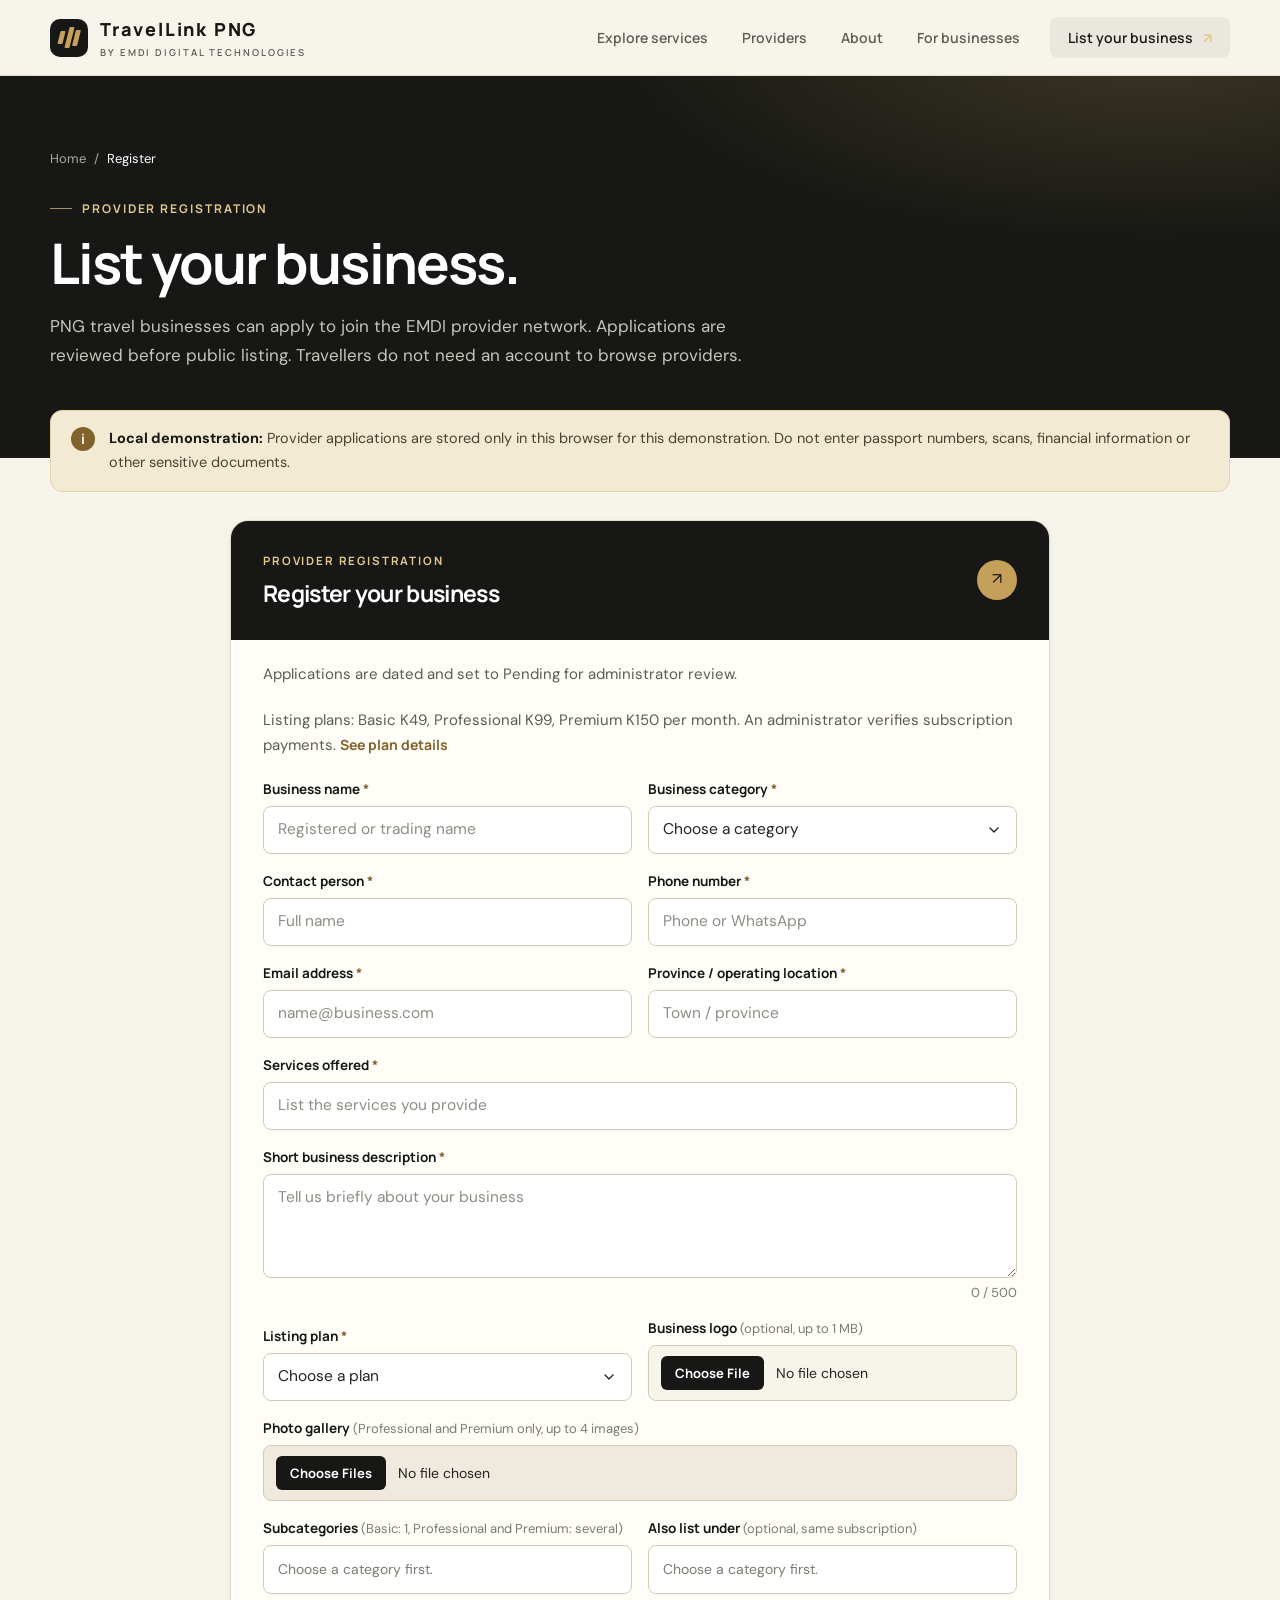
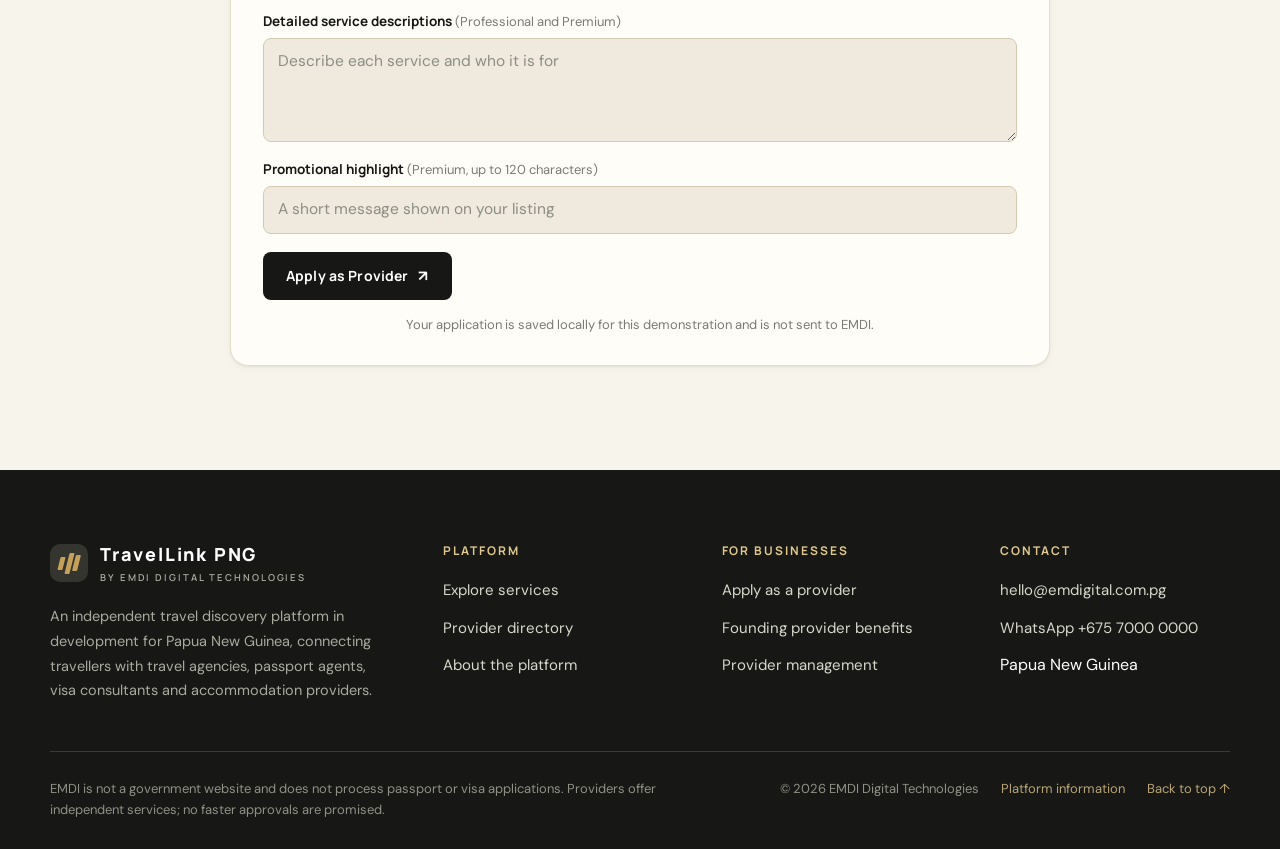
<file: register.html>
<!DOCTYPE html>

<html lang="en">
<head>
<meta charset="utf-8"/>
<meta content="width=device-width, initial-scale=1" name="viewport"/>
<meta content="#171815" name="theme-color"/>
<meta content="Apply to list your PNG travel business on the EMDI provider network." name="description"/>
<title>Register | TravelLink PNG</title>
<link href="https://fonts.googleapis.com" rel="preconnect"/>
<link crossorigin="" href="https://fonts.gstatic.com" rel="preconnect"/>
<link href="https://fonts.googleapis.com/css2?family=DM+Sans:wght@400;500;600;700&amp;family=Manrope:wght@400;500;600;700;800&amp;display=swap" rel="stylesheet"/>
<link href="styles.css?v=20261110-v3" rel="stylesheet"/>
</head>
<body class="page-register" id="top">
<a class="skip-link" href="#main">Skip to main content</a>
<header class="site-header">
<a aria-label="TravelLink PNG home" class="brand" href="index.html"><span aria-hidden="true" class="brand-mark"><span></span><span></span><span></span></span><span class="brand-copy"><strong>TravelLink PNG</strong><small>BY EMDI DIGITAL TECHNOLOGIES</small></span></a>
<button aria-controls="primary-nav" aria-expanded="false" aria-label="Open navigation" class="menu-toggle" type="button"><span></span><span></span></button>
<nav aria-label="Main navigation" class="primary-nav" id="primary-nav"><a href="services.html">Explore services</a><a href="providers.html">Providers</a><a href="about.html">About</a><a href="register.html#provider-form">For businesses</a><a aria-current="page" class="nav-cta" href="register.html#provider-form">List your business <span aria-hidden="true">↗</span></a></nav>
</header>
<main id="main">
<section class="page-intro"><div class="wrap"><nav aria-label="Breadcrumb" class="crumbs"><a href="index.html">Home</a><span aria-hidden="true">/</span><span aria-current="page">Register</span></nav><p class="eyebrow">Provider registration</p><h1>List your business.</h1><p class="section-description">PNG travel businesses can apply to join the EMDI provider network. Applications are reviewed before public listing. Travellers do not need an account to browse providers.</p></div></section>
<section class="forms-section"><div class="wrap register-wrap">
<div class="forms-heading"><p class="eyebrow">Join the network</p><h2>Apply to list your <em>business.</em></h2></div>
<div class="storage-notice"><span aria-hidden="true">i</span><p><strong>Local demonstration:</strong> Provider applications are stored only in this browser for this demonstration. Do not enter passport numbers, scans, financial information or other sensitive documents.</p></div>
<div class="forms-grid">
<form class="form-card" id="provider-form" novalidate=""><div class="form-header"><div><p class="eyebrow">Provider registration</p><h3>Register your business</h3></div><span aria-hidden="true" class="form-mark">↗</span></div><p class="form-intro">Applications are dated and set to Pending for administrator review.</p><p class="form-intro plan-note">Listing plans: Basic K49, Professional K99, Premium K150 per month. An administrator verifies subscription payments. <a class="text-link" href="services.html#plans">See plan details</a></p><div class="field-row"><label>Business name <span>*</span><input autocomplete="organization" name="businessName" placeholder="Registered or trading name" required="" type="text"/></label><label>Business category <span>*</span><select name="category" required=""><option value="">Choose a category</option><option>Passport Agents</option><option>Visa Consultants</option><option>Travel Agencies</option><option>Accommodation Providers</option><option>Flight Booking &amp; Ticketing Assistance</option><option>Airport Transfers &amp; Transport</option><option>Tourism &amp; Tours</option></select></label></div><div class="field-row"><label>Contact person <span>*</span><input autocomplete="name" name="contactName" placeholder="Full name" required="" type="text"/></label><label>Phone number <span>*</span><input autocomplete="tel" name="phone" placeholder="Phone or WhatsApp" required="" type="tel"/></label></div><div class="field-row"><label>Email address <span>*</span><input autocomplete="email" name="email" placeholder="name@business.com" required="" type="email"/></label><label>Province / operating location <span>*</span><input name="location" placeholder="Town / province" required="" type="text"/></label></div><label>Services offered <span>*</span><input name="services" placeholder="List the services you provide" required="" type="text"/></label><label>Short business description <span>*</span><textarea maxlength="500" name="description" placeholder="Tell us briefly about your business" required="" rows="3"></textarea><small class="char-count">0 / 500</small></label><div class="field-row"><label>Listing plan <span>*</span><select name="plan" required=""><option value="">Choose a plan</option><option value="Basic">Basic: K49/month</option><option value="Professional">Professional: K99/month</option><option value="Premium">Premium: K150/month</option></select></label><label>Business logo <small>(optional, up to 1 MB)</small><input accept="image/png,image/jpeg,image/webp" name="logo" type="file"/></label></div><label>Photo gallery <small>(Professional and Premium only, up to 4 images)</small><input accept="image/png,image/jpeg,image/webp" multiple="" name="gallery" type="file"/></label><div class="field-row"><fieldset class="check-group"><legend>Subcategories <small>(Basic: 1, Professional and Premium: several)</small></legend><div class="check-options" id="subcategory-options"></div></fieldset><fieldset class="check-group"><legend>Also list under <small>(optional, same subscription)</small></legend><div class="check-options" id="extra-category-options"></div></fieldset></div><label>Detailed service descriptions <small>(Professional and Premium)</small><textarea maxlength="1000" name="detailedServices" placeholder="Describe each service and who it is for" rows="3"></textarea></label><label>Promotional highlight <small>(Premium, up to 120 characters)</small><input maxlength="120" name="promotion" placeholder="A short message shown on your listing" type="text"/></label><button class="button button-dark form-submit" type="submit">Apply as Provider <span aria-hidden="true">↗</span></button><p class="privacy-note">Your application is saved locally for this demonstration and is not sent to EMDI.</p><div aria-live="polite" class="form-success" hidden="" role="status"></div></form>
</div>
</div></section>
</main>
<footer class="site-footer">
<div class="wrap">
<div class="footer-top">
<div><a class="brand footer-brand" href="index.html"><span aria-hidden="true" class="brand-mark"><span></span><span></span><span></span></span><span class="brand-copy"><strong>TravelLink PNG</strong><small>BY EMDI DIGITAL TECHNOLOGIES</small></span></a>
<p class="footer-about">An independent travel discovery platform in development for Papua New Guinea, connecting travellers with travel agencies, passport agents, visa consultants and accommodation providers.</p></div>
<div class="footer-col"><h3>Platform</h3><ul><li><a href="services.html">Explore services</a></li><li><a href="providers.html">Provider directory</a></li><li><a href="about.html">About the platform</a></li></ul></div>
<div class="footer-col"><h3>For businesses</h3><ul><li><a href="register.html#provider-form">Apply as a provider</a></li><li><a href="about.html#benefits">Founding provider benefits</a></li><li><a href="management.html">Provider management</a></li></ul></div>
<div class="footer-col"><h3>Contact</h3><ul><li><a href="mailto:hello@emdigital.com.pg">hello@emdigital.com.pg</a></li><li><a href="https://wa.me/67570000000">WhatsApp +675 7000 0000</a></li><li>Papua New Guinea</li></ul></div>
</div>
<div class="footer-legal"><p>EMDI is not a government website and does not process passport or visa applications. Providers offer independent services; no faster approvals are promised.</p><div class="footer-bottom"><span>© <span id="year"></span> EMDI Digital Technologies</span><a href="about.html">Platform information</a><a href="index.html#top">Back to top ↑</a></div></div>
</div>
</footer>
<script src="supabase-config.js?v=20261110-live"></script><script src="supabase-runtime.js?v=20261110-live"></script><script src="script.js?v=20261110-live"></script>
</body>
</html>
</file>
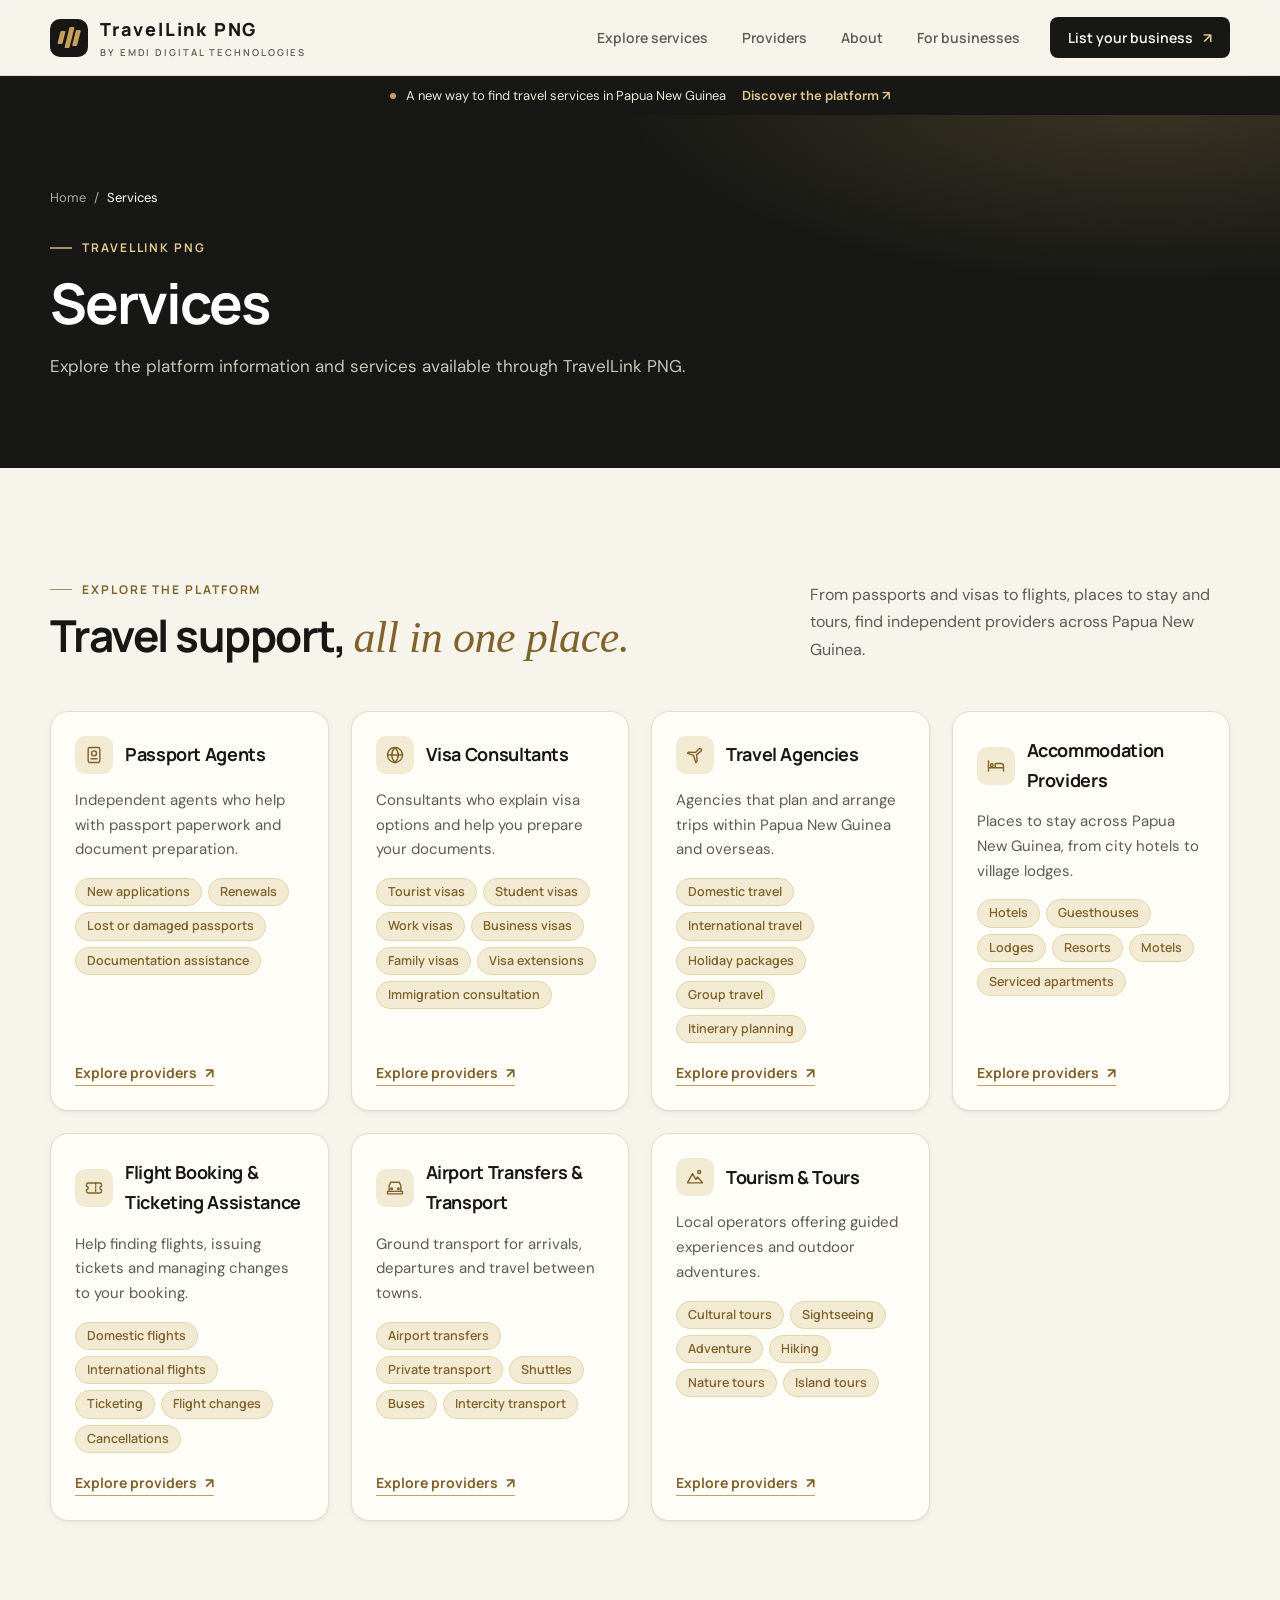
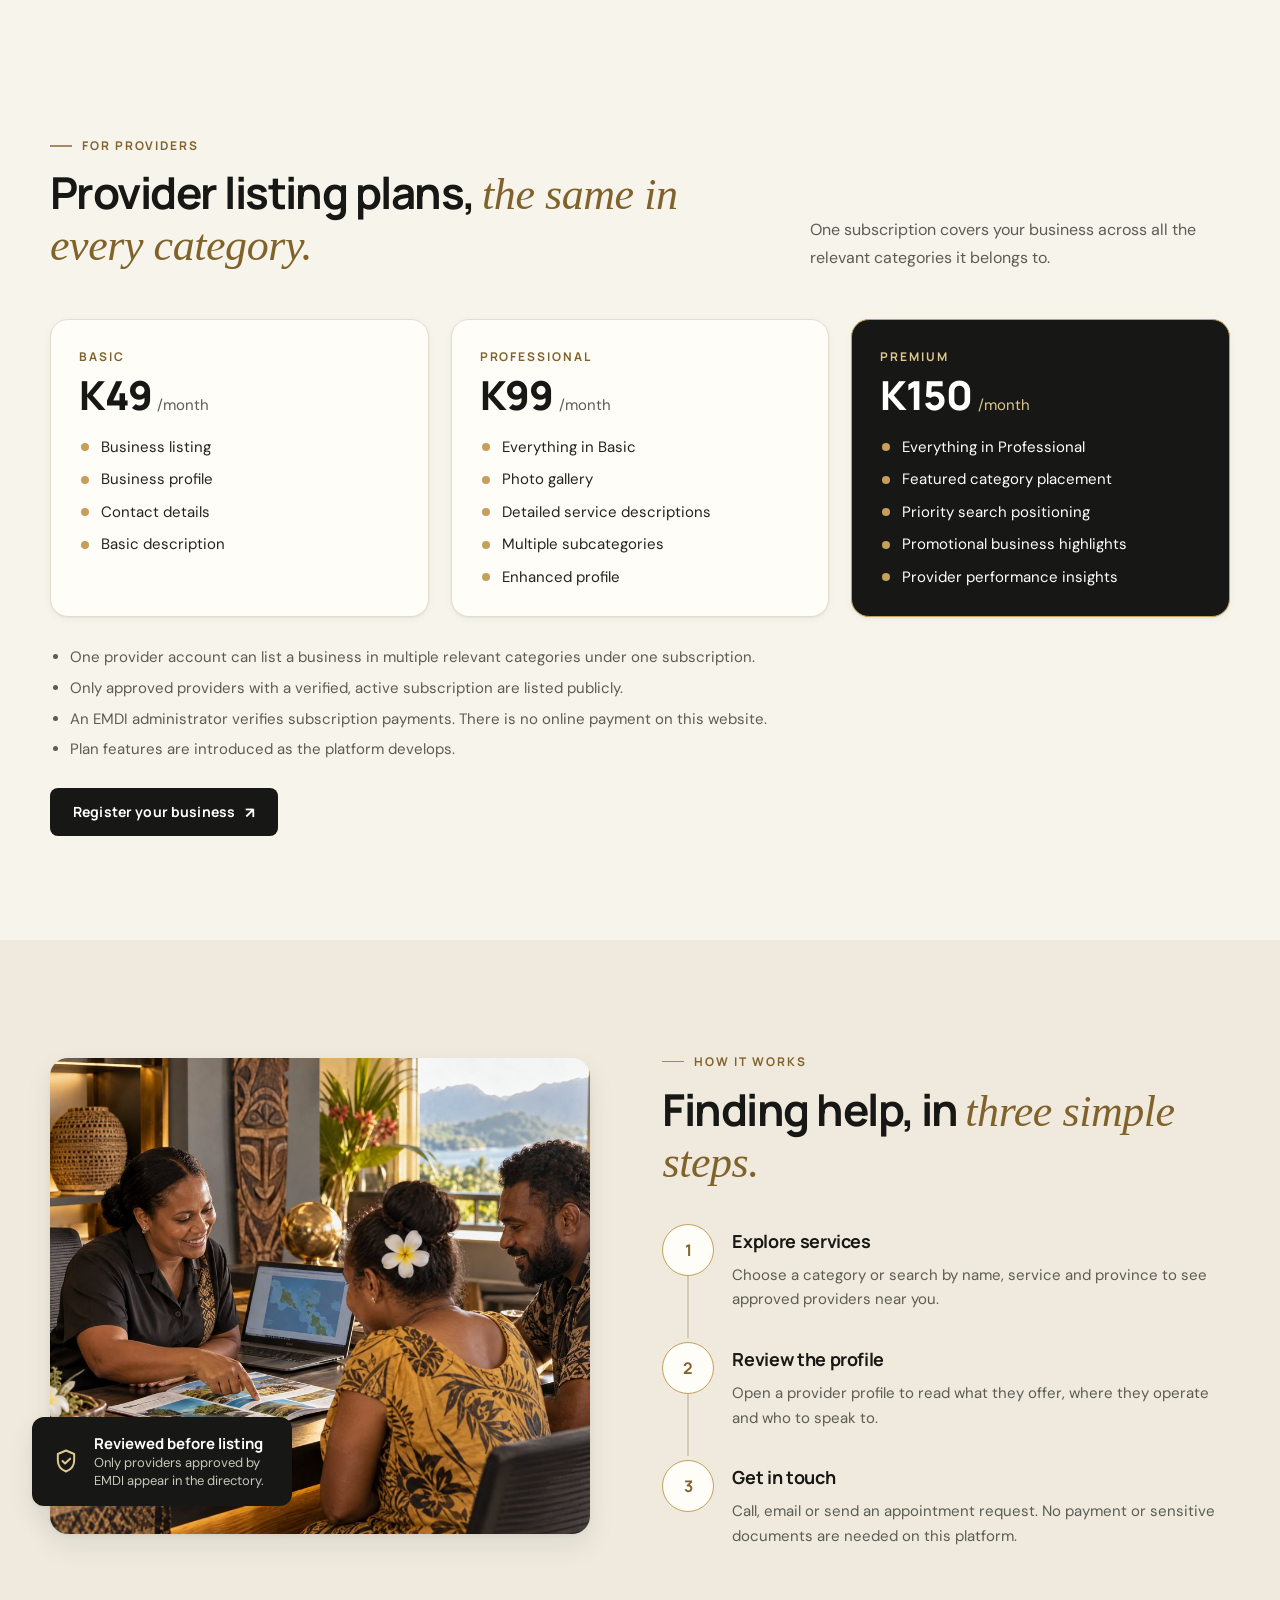
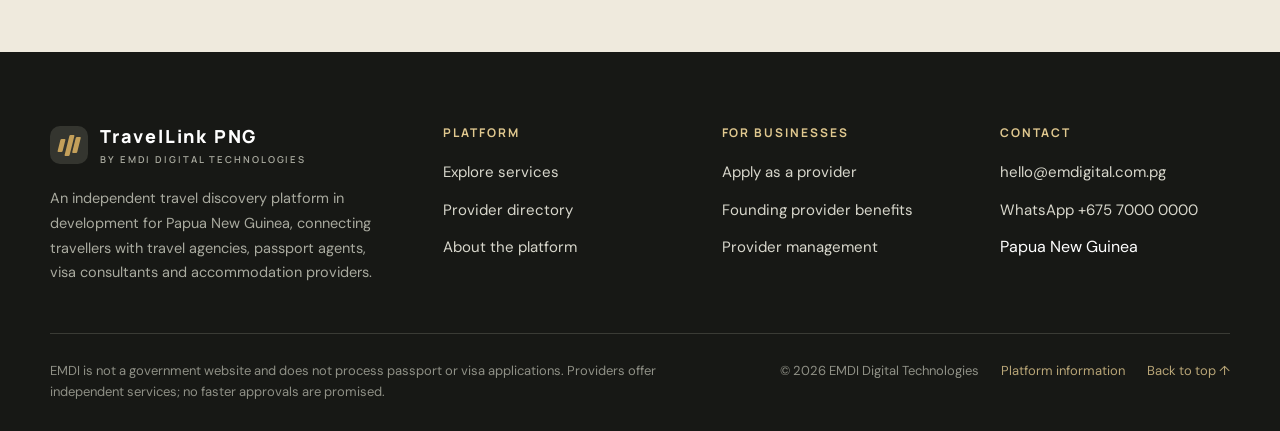
<file: services.html>
<!DOCTYPE html>

<html lang="en">
<head>
<meta charset="utf-8"/>
<meta content="width=device-width, initial-scale=1" name="viewport"/>
<meta content="#171815" name="theme-color"/>
<meta content="Explore EMDI travel service categories and how the platform works across Papua New Guinea." name="description"/>
<title>Services | TravelLink PNG</title>
<link href="https://fonts.googleapis.com" rel="preconnect"/>
<link crossorigin="" href="https://fonts.gstatic.com" rel="preconnect"/>
<link href="https://fonts.googleapis.com/css2?family=DM+Sans:wght@400;500;600;700&amp;family=Manrope:wght@400;500;600;700;800&amp;display=swap" rel="stylesheet"/>
<link href="styles.css?v=20261110-v3" rel="stylesheet"/>
</head>
<body class="page-home" id="top">
<a class="skip-link" href="#main">Skip to main content</a>
<header class="site-header">
<a aria-label="TravelLink PNG home" class="brand" href="index.html"><span aria-hidden="true" class="brand-mark"><span></span><span></span><span></span></span><span class="brand-copy"><strong>TravelLink PNG</strong><small>BY EMDI DIGITAL TECHNOLOGIES</small></span></a>
<button aria-controls="primary-nav" aria-expanded="false" aria-label="Open navigation" class="menu-toggle" type="button"><span></span><span></span></button>
<nav aria-label="Main navigation" class="primary-nav" id="primary-nav"><a href="services.html">Explore services</a><a href="providers.html">Providers</a><a href="index.html#about">About</a><a href="register.html#provider-form">For businesses</a><a class="nav-cta" href="register.html#provider-form">List your business <span aria-hidden="true">↗</span></a></nav>
</header>
<div class="announcement"><span class="announcement-dot"></span> A new way to find travel services in Papua New Guinea <a href="index.html#about">Discover the platform <span aria-hidden="true">↗</span></a></div>
<main id="main"><section class="page-intro"><div class="wrap"><nav aria-label="Breadcrumb" class="crumbs"><a href="index.html">Home</a><span aria-hidden="true">/</span><span aria-current="page">Services</span></nav><p class="eyebrow">TravelLink PNG</p><h1>Services</h1><p class="section-description">Explore the platform information and services available through TravelLink PNG.</p></div></section><section class="section services-section" id="services"><div class="wrap">
<div class="section-head"><div><p class="eyebrow">Explore the platform</p><h2>Travel support, <em class="accent">all in one place.</em></h2></div><p class="section-description">From passports and visas to flights, places to stay and tours, find independent providers across Papua New Guinea.</p></div>
<div class="service-grid">
<article class="service-card service-card-text"><div class="service-body"><div class="service-title"><span aria-hidden="true" class="service-icon"><svg aria-hidden="true" class="icon" focusable="false" viewbox="0 0 24 24"><rect height="18" rx="2" width="14" x="5" y="3"></rect><circle cx="12" cy="10" r="3"></circle><path d="M8.5 16.5h7"></path></svg></span><h3>Passport Agents</h3></div><p>Independent agents who help with passport paperwork and document preparation.</p><ul class="sub-list" aria-label="Passport Agents services"><li>New applications</li><li>Renewals</li><li>Lost or damaged passports</li><li>Documentation assistance</li></ul><a class="text-link" data-category="Passport Agents" href="providers.html?category=Passport%20Agents#provider-directory">Explore providers <span aria-hidden="true">↗</span></a></div></article>
<article class="service-card service-card-text"><div class="service-body"><div class="service-title"><span aria-hidden="true" class="service-icon"><svg aria-hidden="true" class="icon" focusable="false" viewbox="0 0 24 24"><circle cx="12" cy="12" r="9"></circle><path d="M3 12h18M12 3c2.6 2.7 3.9 5.7 3.9 9s-1.3 6.3-3.9 9c-2.6-2.7-3.9-5.7-3.9-9S9.4 5.7 12 3z"></path></svg></span><h3>Visa Consultants</h3></div><p>Consultants who explain visa options and help you prepare your documents.</p><ul class="sub-list" aria-label="Visa Consultants services"><li>Tourist visas</li><li>Student visas</li><li>Work visas</li><li>Business visas</li><li>Family visas</li><li>Visa extensions</li><li>Immigration consultation</li></ul><a class="text-link" data-category="Visa Consultants" href="providers.html?category=Visa%20Consultants#provider-directory">Explore providers <span aria-hidden="true">↗</span></a></div></article>
<article class="service-card service-card-text"><div class="service-body"><div class="service-title"><span aria-hidden="true" class="service-icon"><svg aria-hidden="true" class="icon" focusable="false" viewbox="0 0 24 24"><path d="M10.5 13.5 3 11l1.5-1.5 8 .5 4.2-4.2a1.8 1.8 0 0 1 2.6 2.6L14 12.6l.5 8L13 22l-2.5-7.5z" transform="translate(0 -1)"></path></svg></span><h3>Travel Agencies</h3></div><p>Agencies that plan and arrange trips within Papua New Guinea and overseas.</p><ul class="sub-list" aria-label="Travel Agencies services"><li>Domestic travel</li><li>International travel</li><li>Holiday packages</li><li>Group travel</li><li>Itinerary planning</li></ul><a class="text-link" data-category="Travel Agencies" href="providers.html?category=Travel%20Agencies#provider-directory">Explore providers <span aria-hidden="true">↗</span></a></div></article>
<article class="service-card service-card-text"><div class="service-body"><div class="service-title"><span aria-hidden="true" class="service-icon"><svg aria-hidden="true" class="icon" focusable="false" viewbox="0 0 24 24"><path d="M3 18V6M3 14h18v4M21 14v-2a3 3 0 0 0-3-3h-7v5"></path><circle cx="7" cy="11" r="1.6"></circle></svg></span><h3>Accommodation Providers</h3></div><p>Places to stay across Papua New Guinea, from city hotels to village lodges.</p><ul class="sub-list" aria-label="Accommodation Providers services"><li>Hotels</li><li>Guesthouses</li><li>Lodges</li><li>Resorts</li><li>Motels</li><li>Serviced apartments</li></ul><a class="text-link" data-category="Accommodation Providers" href="providers.html?category=Accommodation%20Providers#provider-directory">Explore providers <span aria-hidden="true">↗</span></a></div></article>
<article class="service-card service-card-text"><div class="service-body"><div class="service-title"><span aria-hidden="true" class="service-icon"><svg aria-hidden="true" class="icon" focusable="false" viewbox="0 0 24 24"><path d="M3 8a2 2 0 0 1 2-2h14a2 2 0 0 1 2 2v2a2 2 0 0 0 0 4v2a2 2 0 0 1-2 2H5a2 2 0 0 1-2-2v-2a2 2 0 0 0 0-4z"></path><path d="M14 6v12" stroke-dasharray="2 2"></path></svg></span><h3>Flight Booking &amp; Ticketing Assistance</h3></div><p>Help finding flights, issuing tickets and managing changes to your booking.</p><ul class="sub-list" aria-label="Flight Booking &amp; Ticketing Assistance services"><li>Domestic flights</li><li>International flights</li><li>Ticketing</li><li>Flight changes</li><li>Cancellations</li></ul><a class="text-link" data-category="Flight Booking &amp; Ticketing Assistance" href="providers.html?category=Flight%20Booking%20%26%20Ticketing%20Assistance#provider-directory">Explore providers <span aria-hidden="true">↗</span></a></div></article>
<article class="service-card service-card-text"><div class="service-body"><div class="service-title"><span aria-hidden="true" class="service-icon"><svg aria-hidden="true" class="icon" focusable="false" viewbox="0 0 24 24"><path d="M5 16V9l2-4h10l2 4v7M3 16h18v3H3z"></path><circle cx="8" cy="13" r="1"></circle><circle cx="16" cy="13" r="1"></circle></svg></span><h3>Airport Transfers &amp; Transport</h3></div><p>Ground transport for arrivals, departures and travel between towns.</p><ul class="sub-list" aria-label="Airport Transfers &amp; Transport services"><li>Airport transfers</li><li>Private transport</li><li>Shuttles</li><li>Buses</li><li>Intercity transport</li></ul><a class="text-link" data-category="Airport Transfers &amp; Transport" href="providers.html?category=Airport%20Transfers%20%26%20Transport#provider-directory">Explore providers <span aria-hidden="true">↗</span></a></div></article>
<article class="service-card service-card-text"><div class="service-body"><div class="service-title"><span aria-hidden="true" class="service-icon"><svg aria-hidden="true" class="icon" focusable="false" viewbox="0 0 24 24"><path d="m3 19 6-11 4 7 2-3 6 7z"></path><circle cx="17" cy="6" r="1.8"></circle></svg></span><h3>Tourism &amp; Tours</h3></div><p>Local operators offering guided experiences and outdoor adventures.</p><ul class="sub-list" aria-label="Tourism &amp; Tours services"><li>Cultural tours</li><li>Sightseeing</li><li>Adventure</li><li>Hiking</li><li>Nature tours</li><li>Island tours</li></ul><a class="text-link" data-category="Tourism &amp; Tours" href="providers.html?category=Tourism%20%26%20Tours#provider-directory">Explore providers <span aria-hidden="true">↗</span></a></div></article>
</div>
</div></section><section class="section" id="plans"><div class="wrap"><div class="section-head"><div><p class="eyebrow">For providers</p><h2>Provider listing plans, <em class="accent">the same in every category.</em></h2></div><p class="section-description">One subscription covers your business across all the relevant categories it belongs to.</p></div><div class="plan-grid"><article class="plan-card"><p class="plan-name">BASIC</p><p class="plan-price"><strong>K49</strong><span>/month</span></p><ul><li>Business listing</li><li>Business profile</li><li>Contact details</li><li>Basic description</li></ul></article><article class="plan-card"><p class="plan-name">PROFESSIONAL</p><p class="plan-price"><strong>K99</strong><span>/month</span></p><ul><li>Everything in Basic</li><li>Photo gallery</li><li>Detailed service descriptions</li><li>Multiple subcategories</li><li>Enhanced profile</li></ul></article><article class="plan-card plan-featured"><p class="plan-name">PREMIUM</p><p class="plan-price"><strong>K150</strong><span>/month</span></p><ul><li>Everything in Professional</li><li>Featured category placement</li><li>Priority search positioning</li><li>Promotional business highlights</li><li>Provider performance insights</li></ul></article></div><ul class="plan-rules"><li>One provider account can list a business in multiple relevant categories under one subscription.</li><li>Only approved providers with a verified, active subscription are listed publicly.</li><li>An EMDI administrator verifies subscription payments. There is no online payment on this website.</li><li>Plan features are introduced as the platform develops.</li></ul><p class="plan-cta"><a class="button button-dark" href="register.html#provider-form">Register your business <span aria-hidden="true">↗</span></a></p></div></section><section class="section band" id="how-it-works"><div class="wrap how-grid">
<div class="how-media"><img alt="A local travel advisor helping a couple plan a trip" loading="lazy" src="assets/travel-agencies.jpg"/><div class="how-badge"><svg aria-hidden="true" class="icon" focusable="false" viewbox="0 0 24 24"><path d="M12 3 5 6v5.5c0 4.2 2.9 7.8 7 9.5 4.1-1.7 7-5.3 7-9.5V6z"></path><path d="m9 12 2.2 2.2L15.5 10"></path></svg><div><strong>Reviewed before listing</strong><span>Only providers approved by EMDI appear in the directory.</span></div></div></div>
<div class="split-copy"><p class="eyebrow">How it works</p><h2>Finding help, in <em class="accent">three simple steps.</em></h2>
<ol class="steps">
<li class="step"><span class="step-num">1</span><div><h3>Explore services</h3><p>Choose a category or search by name, service and province to see approved providers near you.</p></div></li>
<li class="step"><span class="step-num">2</span><div><h3>Review the profile</h3><p>Open a provider profile to read what they offer, where they operate and who to speak to.</p></div></li>
<li class="step"><span class="step-num">3</span><div><h3>Get in touch</h3><p>Call, email or send an appointment request. No payment or sensitive documents are needed on this platform.</p></div></li>
</ol></div>
</div></section></main>
<footer class="site-footer">
<div class="wrap">
<div class="footer-top">
<div><a class="brand footer-brand" href="index.html"><span aria-hidden="true" class="brand-mark"><span></span><span></span><span></span></span><span class="brand-copy"><strong>TravelLink PNG</strong><small>BY EMDI DIGITAL TECHNOLOGIES</small></span></a>
<p class="footer-about">An independent travel discovery platform in development for Papua New Guinea, connecting travellers with travel agencies, passport agents, visa consultants and accommodation providers.</p></div>
<div class="footer-col"><h3>Platform</h3><ul><li><a href="index.html#services">Explore services</a></li><li><a href="providers.html">Provider directory</a></li><li><a href="index.html#about">About the platform</a></li></ul></div>
<div class="footer-col"><h3>For businesses</h3><ul><li><a href="register.html#provider-form">Apply as a provider</a></li><li><a href="index.html#benefits">Founding provider benefits</a></li><li><a href="management.html">Provider management</a></li></ul></div>
<div class="footer-col"><h3>Contact</h3><ul><li><a href="mailto:hello@emdigital.com.pg">hello@emdigital.com.pg</a></li><li><a href="https://wa.me/67570000000">WhatsApp +675 7000 0000</a></li><li>Papua New Guinea</li></ul></div>
</div>
<div class="footer-legal"><p>EMDI is not a government website and does not process passport or visa applications. Providers offer independent services; no faster approvals are promised.</p><div class="footer-bottom"><span>© <span id="year"></span> EMDI Digital Technologies</span><a href="index.html#about">Platform information</a><a href="index.html#top">Back to top ↑</a></div></div>
</div>
</footer>
<script src="supabase-config.js?v=20261110-live"></script><script src="supabase-runtime.js?v=20261110-live"></script><script src="script.js?v=20261110-live"></script>
</body>
</html>
</file>
<file: styles.css>
/* ==========================================================================
   EMDI Travel & Passport Connect — design system
   Charcoal · warm ivory · gold. Plain CSS, no build step.
   ========================================================================== */

:root{
  --ink:#171815; --ink-2:#22231f; --ink-3:#34352f;
  --ivory:#f7f4ec; --ivory-2:#efeadd; --paper:#fffdf8; --white:#fff;
  --line:#e3ddcc; --line-2:#d2caB2; --line-dark:#3a3b35;
  --text:#23241f; --muted:#5b5c54; --subtle:#7a7b72;
  --gold:#c4a05a; --gold-light:#e0c88f; --gold-deep:#80622a; --gold-wash:#f3ead3;
  --ok:#2f5d3a; --ok-bg:#e6efe3; --warn:#7a5a14; --warn-bg:#f6ecd2; --bad:#8a3b32; --bad-bg:#f6e4e1; --neutral-bg:#ece8dc;
  --display:'Manrope','DM Sans',system-ui,-apple-system,'Segoe UI',Arial,sans-serif;
  --sans:'DM Sans',system-ui,-apple-system,'Segoe UI',Arial,sans-serif;
  --serif:Georgia,'Times New Roman',serif;
  --r-sm:8px; --r-md:12px; --r-lg:18px;
  --shadow-sm:0 1px 2px rgba(23,24,21,.05),0 2px 8px rgba(23,24,21,.04);
  --shadow-md:0 2px 4px rgba(23,24,21,.04),0 12px 28px rgba(23,24,21,.08);
  --shadow-lg:0 24px 60px rgba(23,24,21,.22);
  --max:1180px;
}
*{box-sizing:border-box}
html{scroll-behavior:smooth;scroll-padding-top:96px}
body{margin:0;color:var(--text);font:400 16px/1.65 var(--sans);background:var(--ivory);-webkit-font-smoothing:antialiased;text-rendering:optimizeLegibility}
img{display:block;max-width:100%}
a{color:inherit;text-decoration:none}
button,input,select,textarea{font:inherit;color:inherit}
h1,h2,h3,h4{font-family:var(--display);margin:0;color:var(--ink)}
p{margin:0}
:focus-visible{outline:2px solid var(--gold-deep);outline-offset:3px;border-radius:4px}
.wrap{width:min(var(--max),calc(100% - 48px));margin-inline:auto}
.icon{width:1.25em;height:1.25em;flex:none;stroke:currentColor;fill:none;stroke-width:1.7;stroke-linecap:round;stroke-linejoin:round}
.skip-link{position:absolute;left:-999px;top:8px;background:var(--ink);color:#fff;padding:10px 16px;border-radius:var(--r-sm);z-index:50}
.skip-link:focus{left:12px}

/* ---------- Typography helpers ---------- */
.eyebrow{display:inline-flex;align-items:center;gap:10px;font:700 12px/1.3 var(--display);letter-spacing:.16em;text-transform:uppercase;color:var(--gold-deep);margin-bottom:16px}
.eyebrow:before{content:"";width:22px;height:1.5px;background:currentColor;opacity:.7}
.eyebrow.light{color:var(--gold-light)}
.form-header .eyebrow:before,.tool-title .eyebrow:before,.provider-dialog-head .eyebrow:before,.appointment-heading .eyebrow:before,.dash-head .eyebrow:before{display:none}
h2.display,.section-head h2,.split-copy h2,.audience h2,.trust-head h2,.benefits-heading h2,.contact-head h2,.forms-heading h2,.page-intro h1{font-weight:700;letter-spacing:-.035em;line-height:1.1}
.section-head h2,.split-copy h2,.trust-head h2,.benefits-heading h2,.forms-heading h2{font-size:clamp(30px,3.6vw,44px)}
em.accent{font-family:var(--serif);font-style:italic;font-weight:400;color:var(--gold-deep);letter-spacing:-.01em}
.lede{font-size:17px;color:var(--muted);line-height:1.7;max-width:56ch}

/* ---------- Buttons ---------- */
.button{display:inline-flex;align-items:center;justify-content:center;gap:10px;min-height:48px;padding:0 22px;border:1px solid transparent;border-radius:var(--r-sm);font:700 14px/1 var(--display);letter-spacing:.01em;cursor:pointer;transition:background .2s,color .2s,border-color .2s,box-shadow .2s,transform .2s;white-space:nowrap}
.button:hover{transform:translateY(-1px)}
.button:active{transform:none}
.button span[aria-hidden]{font-size:15px;line-height:1}
.button-gold{background:var(--gold);color:var(--ink);box-shadow:0 1px 0 rgba(255,255,255,.35) inset}
.button-gold:hover{background:var(--gold-light);box-shadow:0 8px 20px rgba(196,160,90,.35)}
.button-dark{background:var(--ink);color:#fff}
.button-dark:hover{background:var(--ink-3);box-shadow:0 8px 20px rgba(23,24,21,.22)}
.button-glass{border-color:rgba(255,255,255,.5);color:#fff;background:rgba(255,255,255,.08);backdrop-filter:blur(4px)}
.button-glass:hover{background:rgba(255,255,255,.18)}
.button-outline{border-color:var(--line-2);color:var(--ink);background:transparent}
.button-outline:hover{border-color:var(--gold-deep);color:var(--gold-deep)}
.button-quiet{background:var(--neutral-bg);color:var(--ink)}
.button-quiet:hover{background:var(--line)}
.button-sm{min-height:40px;padding:0 16px;font-size:13px}
.text-link{display:inline-flex;align-items:center;gap:8px;font:700 14px var(--display);color:var(--gold-deep);transition:gap .2s,color .2s}
.text-link span[aria-hidden]{transition:transform .2s}
.text-link:hover{color:var(--ink)}
.text-link:hover span[aria-hidden]{transform:translate(2px,-2px)}

/* ---------- Header ---------- */
.announcement{background:var(--ink);color:#e9e5d8;font-size:13px;display:flex;align-items:center;justify-content:center;gap:10px;padding:9px 16px;text-align:center}
.announcement-dot{width:6px;height:6px;border-radius:50%;background:var(--gold)}
.announcement a{color:var(--gold-light);font-weight:600;margin-left:6px}
.announcement a:hover{color:#fff}
.site-header{position:sticky;top:0;z-index:40;height:76px;padding:0 max(24px,calc((100vw - var(--max))/2));display:flex;align-items:center;justify-content:space-between;background:rgba(247,244,236,.92);backdrop-filter:saturate(1.4) blur(12px);border-bottom:1px solid var(--line)}
.brand{display:inline-flex;gap:12px;align-items:center}
.brand-mark{height:38px;width:38px;border-radius:10px;background:var(--ink);display:flex;align-items:center;justify-content:center;gap:2.5px}
.brand-mark span{display:block;width:5px;background:var(--gold);border-radius:1px;transform:skew(-14deg)}
.brand-mark span:nth-child(1){height:13px}.brand-mark span:nth-child(2){height:21px}.brand-mark span:nth-child(3){height:16px}
.brand-copy{display:flex;flex-direction:column;line-height:1.1}
.brand-copy strong{font:800 18px var(--display);letter-spacing:.1em;color:var(--ink)}
.brand-copy small{font:600 9.5px var(--display);letter-spacing:.2em;margin-top:5px;color:var(--muted)}
.primary-nav{display:flex;align-items:center;gap:6px;font:600 14px var(--display)}
.primary-nav>a:not(.nav-cta){padding:10px 14px;border-radius:var(--r-sm);color:var(--muted);transition:color .2s,background .2s}
.primary-nav>a:not(.nav-cta):hover{color:var(--ink);background:rgba(23,24,21,.05)}
.primary-nav>a[aria-current="page"]{color:var(--ink);background:rgba(23,24,21,.06)}
.nav-cta{margin-left:10px;background:var(--ink);color:#fff;padding:11px 18px;border-radius:var(--r-sm);display:inline-flex;gap:10px;align-items:center;transition:background .2s}
.nav-cta:hover{background:var(--ink-3)}
.nav-cta span{color:var(--gold-light)}
.menu-toggle{display:none;width:44px;height:44px;align-items:center;justify-content:center;flex-direction:column;gap:6px;background:transparent;border:1px solid var(--line-2);border-radius:var(--r-sm);cursor:pointer}
.menu-toggle span{width:20px;height:1.5px;background:var(--ink);transition:transform .2s}
.menu-toggle[aria-expanded="true"] span:first-child{transform:translateY(3.75px) rotate(45deg)}
.menu-toggle[aria-expanded="true"] span:last-child{transform:translateY(-3.75px) rotate(-45deg)}

/* ---------- Hero ---------- */
.hero{position:relative;min-height:680px;display:flex;align-items:center;color:#fff;overflow:hidden;background:#1d2a27}
.hero-image,.hero-shade{position:absolute;inset:0}
.hero-image{background:url('assets/png-coast-hero.jpg') center 48%/cover no-repeat}
.hero-shade{background:linear-gradient(95deg,rgba(15,17,15,.88) 0%,rgba(15,17,15,.68) 40%,rgba(15,17,15,.2) 100%),linear-gradient(0deg,rgba(15,17,15,.45),transparent 40%)}
.hero-content{position:relative;padding:72px 0 110px}
.hero h1{max-width:860px;color:#fff;font-weight:700;font-size:clamp(38px,5.2vw,64px);line-height:1.04;letter-spacing:-.04em}
.hero h1 em{font-family:var(--serif);font-weight:400;font-style:italic;color:var(--gold-light);letter-spacing:-.02em}
.hero-lede{max-width:560px;margin:24px 0 34px;font-size:18px;line-height:1.7;color:rgba(255,255,255,.86)}
.hero-actions{display:flex;gap:12px;flex-wrap:wrap}
.hero-note{display:flex;align-items:center;gap:14px;margin-top:44px;font-size:14px;color:rgba(255,255,255,.75)}
.hero-note strong{color:#fff;font-weight:600}
.note-line{width:32px;height:1.5px;background:var(--gold)}
.hero-index{display:none}

/* Quick find card overlapping the hero */
.quick-find{position:relative;z-index:3;margin-top:-64px}
.quick-card{background:var(--paper);border:1px solid var(--line);border-radius:var(--r-lg);box-shadow:var(--shadow-md);padding:22px 24px;display:grid;grid-template-columns:repeat(4,1fr);gap:16px;align-items:center}
.quick-card>div:first-child{grid-column:1/-1}
.quick-card>div:first-child h2{font-size:18px;letter-spacing:-.02em;line-height:1.25}
.quick-card>div:first-child p{font-size:13.5px;color:var(--muted);margin-top:4px}
.quick-tile{display:flex;align-items:center;gap:12px;padding:12px 14px;border:1px solid var(--line);border-radius:var(--r-md);background:var(--ivory);font:600 14px/1.25 var(--display);transition:border-color .2s,background .2s,transform .2s,box-shadow .2s}
.quick-tile .tile-icon{width:40px;height:40px;border-radius:10px;background:var(--ink);color:var(--gold-light);display:grid;place-items:center;flex:none}
.quick-tile .tile-icon .icon{width:20px;height:20px}
.quick-tile:hover{border-color:var(--gold);background:#fff;transform:translateY(-2px);box-shadow:var(--shadow-sm)}

/* ---------- Sections ---------- */
.section{padding:104px 0}
.section-head{display:flex;align-items:flex-end;justify-content:space-between;gap:48px;margin-bottom:48px}
.section-head .eyebrow{margin-bottom:14px}
.section-description{max-width:420px;color:var(--muted);font-size:16px;line-height:1.7}
.band{background:var(--ivory-2)}

/* Service cards */
.service-grid{display:grid;grid-template-columns:repeat(4,minmax(0,1fr));gap:22px}
.service-card-text .service-body{padding:24px}
.service-card-text .service-body p{margin:14px 0 16px;flex:none}
.sub-list{list-style:none;margin:0 0 20px;padding:0;display:flex;flex-wrap:wrap;gap:6px;flex:1;align-content:flex-start}
.sub-list li{font:600 12.5px/1.3 var(--display);color:var(--gold-deep);background:var(--gold-wash);border:1px solid #e5d6aa;border-radius:99px;padding:5px 11px}
.plan-grid{display:grid;grid-template-columns:repeat(3,minmax(0,1fr));gap:22px;margin-top:36px}
.plan-card{background:var(--paper);border:1px solid var(--line);border-radius:var(--r-lg);padding:28px;box-shadow:var(--shadow-sm);min-width:0}
.plan-card.plan-featured{background:var(--ink);border-color:var(--gold)}
.plan-name{font:700 12px var(--display);letter-spacing:.16em;color:var(--gold-deep);margin:0}
.plan-featured .plan-name{color:var(--gold-light)}
.plan-price{margin:10px 0 18px;display:flex;align-items:baseline;gap:6px;color:var(--ink)}
.plan-price strong{font:800 40px/1 var(--display);letter-spacing:-.03em}
.plan-price span{color:var(--muted);font-size:15px}
.plan-featured .plan-price,.plan-featured li{color:#fff}
.plan-featured .plan-price span{color:var(--gold-light)}
.plan-card ul{list-style:none;margin:0;padding:0;display:grid;gap:10px}
.plan-card li{position:relative;padding-left:22px;font-size:15px;line-height:1.5}
.plan-card li:before{content:"";position:absolute;left:2px;top:.5em;width:8px;height:8px;border-radius:50%;background:var(--gold)}
.plan-rules{list-style:disc;margin:28px 0 0;padding-left:20px;color:var(--muted);font-size:15px;max-width:75ch;display:grid;gap:6px}
.plan-cta{margin:26px 0 0}
.plan-note{font-size:14px}
.service-card{background:var(--paper);border:1px solid var(--line);border-radius:var(--r-lg);overflow:hidden;display:flex;flex-direction:column;box-shadow:var(--shadow-sm);transition:transform .25s,box-shadow .25s,border-color .25s}
.service-card:hover{transform:translateY(-4px);box-shadow:var(--shadow-md);border-color:var(--line-2)}
.service-image{position:relative;aspect-ratio:4/3;overflow:hidden;background:var(--ivory-2)}
.service-image img{width:100%;height:100%;object-fit:cover;transition:transform .6s}
.service-card:hover .service-image img{transform:scale(1.05)}
.service-image:after{content:"";position:absolute;inset:50% 0 0;background:linear-gradient(0deg,rgba(15,17,15,.4),transparent)}
.card-number{position:absolute;z-index:1;right:14px;top:14px;background:rgba(23,24,21,.72);backdrop-filter:blur(6px);color:#fff;font:600 11px var(--display);letter-spacing:.12em;padding:5px 10px;border-radius:99px}
.service-body{padding:22px 22px 24px;display:flex;flex-direction:column;flex:1}
.service-title{display:flex;align-items:center;gap:12px}
.service-title h3{font-size:18px;letter-spacing:-.02em}
.service-icon{width:38px;height:38px;border-radius:10px;background:var(--gold-wash);color:var(--gold-deep);display:grid;place-items:center;flex:none}
.service-icon .icon{width:20px;height:20px}
.service-body p{color:var(--muted);font-size:15px;line-height:1.65;margin:14px 0 20px;flex:1}
.service-body .text-link{align-self:flex-start;padding-bottom:3px;border-bottom:1.5px solid var(--gold)}

/* How it works */
.how-grid{display:grid;grid-template-columns:1fr 1.05fr;gap:72px;align-items:center}
.how-media{position:relative}
.how-media img{width:100%;aspect-ratio:5/4.4;object-fit:cover;border-radius:var(--r-lg);box-shadow:var(--shadow-md)}
.how-badge{position:absolute;left:-18px;bottom:28px;background:var(--ink);color:#fff;border-radius:var(--r-md);padding:16px 20px;max-width:260px;box-shadow:var(--shadow-md);display:flex;gap:14px;align-items:center}
.how-badge .icon{color:var(--gold-light);width:28px;height:28px}
.how-badge strong{display:block;font:700 15px var(--display)}
.how-badge span{font-size:13px;color:#c9c8bd;line-height:1.4;display:block}
.steps{list-style:none;margin:36px 0 0;padding:0;display:grid;gap:0}
.step{display:grid;grid-template-columns:52px 1fr;gap:18px;padding-bottom:30px;position:relative}
.step:not(:last-child):before{content:"";position:absolute;left:25px;top:52px;bottom:4px;width:1.5px;background:var(--line-2)}
.step-num{width:52px;height:52px;border-radius:50%;background:var(--paper);border:1.5px solid var(--gold);display:grid;place-items:center;font:700 16px var(--display);color:var(--gold-deep)}
.step h3{font-size:18px;letter-spacing:-.02em;margin:3px 0 6px}
.step p{color:var(--muted);font-size:15px}
.step:last-child{padding-bottom:0}

/* Audience panels */
.audience-grid{display:grid;grid-template-columns:1fr 1fr;gap:24px}
.audience-grid>.audience:only-child{grid-column:1/-1}
.audience{position:relative;overflow:hidden;border-radius:var(--r-lg);padding:44px 44px 48px;display:flex;flex-direction:column;align-items:flex-start;min-height:430px}
.citizen-panel{background:var(--paper);border:1px solid var(--line);box-shadow:var(--shadow-sm)}
.provider-panel{background:var(--ink);color:#fff}
.audience .eyebrow{margin-bottom:22px}
.provider-panel .eyebrow{color:var(--gold-light)}
.audience h2{font-size:clamp(30px,3.4vw,40px);margin-bottom:14px}
.provider-panel h2{color:#fff}
.audience h2 em{font-family:var(--serif);font-weight:400;font-style:italic;color:var(--gold-deep)}
.provider-panel h2 em{color:var(--gold-light)}
.audience>p{color:var(--muted);max-width:46ch;margin-bottom:22px}
.provider-panel>p{color:#c6c6bb}
.check-list{list-style:none;margin:0 0 32px;padding:0;display:grid;gap:12px;flex:1;align-content:start}
.check-list li{display:flex;gap:12px;align-items:flex-start;font-size:15px;color:var(--text)}
.provider-panel .check-list li{color:#e8e6dc}
.check-list .icon{width:20px;height:20px;margin-top:2px;color:var(--gold-deep);flex:none}
.provider-panel .check-list .icon{color:var(--gold-light)}
.join-top,.join-index,.panel-stamp,.provider-lines{display:none}

/* Trust / about */
.trust-grid{display:grid;grid-template-columns:.9fr 1.1fr;gap:72px;align-items:start}
.trust-head p.lede{margin-top:18px}
.pillars{display:grid;grid-template-columns:1fr 1fr;gap:16px}
.pillar{background:var(--paper);border:1px solid var(--line);border-radius:var(--r-md);padding:24px;box-shadow:var(--shadow-sm)}
.pillar .icon-badge{width:44px;height:44px;border-radius:12px;background:var(--ink);color:var(--gold-light);display:grid;place-items:center;margin-bottom:16px}
.pillar .icon-badge .icon{width:22px;height:22px}
.pillar h3{font-size:17px;letter-spacing:-.02em;margin-bottom:6px}
.pillar p{font-size:14.5px;color:var(--muted);line-height:1.6}
.independent-note{margin-top:32px;display:flex;gap:16px;align-items:flex-start;background:var(--gold-wash);border:1px solid #e5d6aa;border-radius:var(--r-md);padding:20px 22px}
.independent-note>span{width:28px;height:28px;flex:none;border-radius:50%;background:var(--gold-deep);color:#fff;display:grid;place-items:center;font:700 15px var(--display)}
.independent-note p{font-size:14.5px;color:#4a4332;line-height:1.65}
.independent-note strong{display:block;color:var(--ink);font:700 15px var(--display);margin-bottom:3px}

/* Founding providers */
.benefits-section{background:var(--ink);color:#fff}
.benefits-grid{display:grid;grid-template-columns:.85fr 1.15fr;gap:88px;align-items:start}
.benefits-heading h2{color:#fff}
.benefits-heading h2 em{font-family:var(--serif);font-style:italic;font-weight:400;color:var(--gold-light)}
.benefits-heading>p:not(.eyebrow){color:#c0c0b5;margin:18px 0 28px;max-width:40ch}
.benefits-heading .text-link{color:var(--gold-light);border-bottom:1.5px solid var(--gold)}
.benefit-list{border-top:1px solid var(--line-dark)}
.benefit-item{display:grid;grid-template-columns:48px 1fr 20px;gap:14px;padding:22px 0;border-bottom:1px solid var(--line-dark);align-items:start}
.benefit-item>span{font:italic 17px var(--serif);color:var(--gold-light)}
.benefit-item h3{font-size:17px;color:#fff;letter-spacing:-.015em;margin-bottom:4px}
.benefit-item p{font-size:15px;color:#b5b5aa;line-height:1.6}
.benefit-item>b{color:var(--gold);font-weight:400}
.benefits-note{font-size:13px;color:#9a9b90;margin-top:18px}

/* Contact */
.contact-section{background:var(--paper);padding:72px 0;border-top:1px solid var(--line)}
.contact-row{display:grid;grid-template-columns:1.3fr repeat(4,1fr);gap:28px;align-items:end}
.contact-head h2{font-size:30px}
.contact-head .eyebrow{margin-bottom:12px}
.contact-detail{border-left:2px solid var(--gold);padding-left:18px;display:flex;flex-direction:column;gap:5px}
.contact-detail>span{font:700 11px var(--display);letter-spacing:.16em;color:var(--subtle)}
.contact-detail strong,.contact-detail a{font:600 15px/1.45 var(--display)}
.contact-detail a:hover{color:var(--gold-deep)}
.contact-detail small{display:none}

/* ---------- Footer ---------- */
.site-footer{background:var(--ink);color:#fff;padding:72px 0 28px}
.footer-top{display:grid;grid-template-columns:1.5fr 1fr 1fr 1fr;gap:48px;padding-bottom:48px;border-bottom:1px solid var(--line-dark)}
.footer-brand .brand-mark{background:var(--ink-3)}
.footer-brand .brand-copy strong{color:#fff}
.footer-brand .brand-copy small{color:#a9aa9f}
.footer-about{font-size:14.5px;color:#a9aa9f;margin-top:20px;max-width:36ch;line-height:1.7}
.footer-col h3{font:700 12px var(--display);letter-spacing:.16em;text-transform:uppercase;color:var(--gold-light);margin-bottom:18px}
.footer-col ul{list-style:none;margin:0;padding:0;display:grid;gap:11px}
.footer-col a{font-size:15px;color:#d8d7cc;transition:color .2s}
.footer-col a:hover{color:var(--gold-light)}
.footer-legal{padding-top:26px;display:flex;justify-content:space-between;gap:24px;flex-wrap:wrap;font-size:13px;color:#8f9086}
.footer-legal p{max-width:70ch}
.footer-bottom{display:flex;gap:22px;flex-wrap:wrap}
.footer-bottom a{color:#b8a577}
.footer-bottom a:hover{color:var(--gold-light)}

/* ---------- Inner page intro ---------- */
.page-intro{position:relative;background:var(--ink);color:#fff;padding:72px 0 88px;overflow:hidden}
.page-intro:before{content:"";position:absolute;inset:0;background:radial-gradient(900px 340px at 90% -10%,rgba(196,160,90,.22),transparent 60%)}
.page-intro .wrap{position:relative}
.page-intro .eyebrow{color:var(--gold-light)}
.page-intro h1{color:#fff;font-size:clamp(34px,4.6vw,56px);max-width:18ch}
.page-intro .section-description{color:#c6c6bb;max-width:58ch;margin-top:18px;font-size:17px}
.crumbs{display:flex;gap:8px;font-size:13px;color:#a9aa9f;margin-bottom:22px}
.crumbs a:hover{color:var(--gold-light)}
.crumbs span[aria-current]{color:#fff}

/* ---------- Providers page ---------- */
.directory-wrap{margin-top:-48px;position:relative;z-index:2;padding-bottom:104px}
.category-strip{display:grid;grid-template-columns:repeat(4,minmax(0,1fr));gap:14px;margin-bottom:22px}
.category-tile{display:flex;align-items:center;gap:14px;padding:16px 18px;background:var(--paper);border:1px solid var(--line);border-radius:var(--r-md);box-shadow:var(--shadow-sm);font:700 15px/1.25 var(--display);transition:border-color .2s,transform .2s,box-shadow .2s}
.category-tile:hover{transform:translateY(-2px);border-color:var(--gold);box-shadow:var(--shadow-md)}
.category-tile.active{border-color:var(--gold);box-shadow:0 0 0 3px rgba(196,160,90,.25)}
.category-tile .service-icon{width:44px;height:44px}
.category-tile small{display:block;font:500 13px var(--sans);color:var(--muted);margin-top:2px}
.tool-panel{background:var(--paper);border:1px solid var(--line);border-radius:var(--r-lg);padding:32px;min-width:0;box-shadow:var(--shadow-sm)}
.directory-title{display:flex;justify-content:space-between;align-items:flex-end;gap:20px;flex-wrap:wrap}
.directory-title .eyebrow{margin-bottom:8px}
.directory-title h3,.tool-title h3{font-size:26px;letter-spacing:-.03em}
.directory-count{display:inline-flex;align-items:center;gap:8px;font:700 13px var(--display);color:var(--ink);background:var(--gold-wash);border:1px solid #e5d6aa;border-radius:99px;padding:7px 14px}
.directory-note,.tool-description{font-size:15px;color:var(--muted);margin:10px 0 22px;max-width:70ch}
.directory-controls{display:grid;grid-template-columns:minmax(220px,1.6fr) repeat(3,minmax(150px,1fr)) auto;gap:14px;align-items:end;padding:18px;background:var(--ivory);border:1px solid var(--line);border-radius:var(--r-md)}
.search-field,.filter-label,.dashboard-select-label{display:block;font:700 12px var(--display);letter-spacing:.06em;text-transform:uppercase;color:var(--muted)}
.search-field input,.filter-label select,.dashboard-select-label select{display:block;width:100%;min-height:46px;margin-top:8px;padding:0 14px;border:1px solid var(--line-2);border-radius:var(--r-sm);background-color:#fff;color:var(--text);font:500 15px var(--sans);letter-spacing:0;text-transform:none;transition:border-color .2s,box-shadow .2s}
.search-field input{padding-left:42px;background:#fff url("data:image/svg+xml,%3Csvg xmlns='http://www.w3.org/2000/svg' width='20' height='20' viewBox='0 0 24 24' fill='none' stroke='%237a7b72' stroke-width='1.8' stroke-linecap='round'%3E%3Ccircle cx='11' cy='11' r='7'/%3E%3Cpath d='m20 20-3.5-3.5'/%3E%3C/svg%3E") 13px center no-repeat}
select,.filter-label select{appearance:none;-webkit-appearance:none;background-image:url("data:image/svg+xml,%3Csvg xmlns='http://www.w3.org/2000/svg' width='16' height='16' viewBox='0 0 24 24' fill='none' stroke='%2323241f' stroke-width='2' stroke-linecap='round' stroke-linejoin='round'%3E%3Cpath d='m6 9 6 6 6-6'/%3E%3C/svg%3E");background-repeat:no-repeat;background-position:right 14px center;padding-right:40px!important}
.search-field input:focus,.filter-label select:focus,.dashboard-select-label select:focus{outline:none;border-color:var(--gold-deep);box-shadow:0 0 0 3px rgba(196,160,90,.28)}
.filter-clear{min-height:46px;padding:0 18px;border:1px solid var(--line-2);border-radius:var(--r-sm);background:#fff;color:var(--ink);font:700 14px var(--display);cursor:pointer;transition:border-color .2s,color .2s}
.filter-clear:hover{border-color:var(--gold-deep);color:var(--gold-deep)}
.directory-map-filter{display:flex;align-items:center;gap:20px;margin:18px 0 26px;flex-wrap:wrap}
.map-filter-copy{display:flex;align-items:center;gap:10px;font:700 12px var(--display);letter-spacing:.14em;text-transform:uppercase;color:var(--muted)}
.map-filter-copy .eyebrow,.map-filter-copy>p{display:none}
.map-filter-copy h4{font:700 12px var(--display);letter-spacing:.14em;text-transform:uppercase;color:var(--muted);display:flex;align-items:center;gap:8px}
.png-region-map{display:flex;flex-wrap:wrap;gap:8px;position:static;min-height:0;background:none;border:0;overflow:visible}
.png-region-map:before{display:none}
.map-region{position:static;padding:8px 14px;border:1px solid var(--line-2);border-radius:99px;background:#fff;color:var(--text);font:600 13.5px/1 var(--display);cursor:pointer;transition:background .2s,border-color .2s,color .2s}
.map-region:hover{border-color:var(--gold-deep);color:var(--gold-deep)}
.map-region.active{background:var(--ink);border-color:var(--ink);color:#fff}
.public-directory{display:grid;grid-template-columns:repeat(2,minmax(0,1fr));gap:20px}
.public-provider-card{background:#fff;border:1px solid var(--line);border-radius:var(--r-md);padding:24px;display:flex;flex-direction:column;gap:16px;cursor:pointer;min-width:0;transition:border-color .2s,box-shadow .2s,transform .2s}
.public-provider-card:hover,.public-provider-card:focus-visible{border-color:var(--gold);box-shadow:var(--shadow-md);transform:translateY(-3px)}
.provider-card-top{display:flex;align-items:center;gap:16px}
.provider-card-heading{min-width:0;flex:1}
.provider-logo{width:56px;height:56px;flex:none;border-radius:14px;object-fit:cover;background:var(--ink);color:var(--gold-light);display:grid;place-items:center;font:800 16px var(--display);letter-spacing:.05em}
.public-logo{width:60px;height:60px}
.category-kicker{display:block;font:700 11.5px var(--display);letter-spacing:.12em;text-transform:uppercase;color:var(--gold-deep)}
.public-provider-info{display:flex;flex-direction:column;gap:12px;flex:1;min-width:0}
.public-provider-card h4,.admin-provider h4{font-size:20px;letter-spacing:-.025em;line-height:1.25;margin:3px 0 0}
.verified-badge{display:inline-flex;align-items:center;gap:5px;font:700 12px var(--display);color:var(--ok);background:var(--ok-bg);border-radius:99px;padding:5px 10px;flex:none;align-self:flex-start}
.verified-badge .icon{width:14px;height:14px;stroke-width:2.2}
.provider-location{display:flex;align-items:center;gap:7px;font-size:14.5px;color:var(--muted)}
.provider-location .icon{width:17px;height:17px;color:var(--gold-deep)}
.provider-description{font-size:15px;line-height:1.65;color:var(--muted);display:-webkit-box;-webkit-line-clamp:3;-webkit-box-orient:vertical;overflow:hidden}
.provider-services{display:flex;flex-wrap:wrap;gap:6px}
.service-tag{font:600 12.5px var(--display);background:var(--ivory);border:1px solid var(--line);color:#44453e;border-radius:99px;padding:5px 11px}
.provider-contact{display:flex;gap:8px;flex-wrap:wrap;align-items:center;padding-top:16px;margin-top:auto;border-top:1px solid var(--line)}
.provider-detail-trigger{display:inline-flex;align-items:center;gap:8px;min-height:40px;padding:0 16px;border:0;border-radius:var(--r-sm);background:var(--ink);color:#fff;font:700 13.5px var(--display);cursor:pointer;transition:background .2s}
.provider-detail-trigger:hover{background:var(--ink-3)}
.provider-contact a{display:inline-flex;align-items:center;gap:7px;min-height:40px;padding:0 14px;border:1px solid var(--line-2);border-radius:var(--r-sm);font:700 13.5px var(--display);color:var(--ink);transition:border-color .2s,color .2s}
.provider-contact a:hover{border-color:var(--gold-deep);color:var(--gold-deep)}
.provider-contact .icon{width:16px;height:16px}
.empty-state{border:1.5px dashed var(--line-2);border-radius:var(--r-md);background:var(--ivory);color:var(--muted);padding:28px;font-size:15px;text-align:center;grid-column:1/-1}
.empty-state[hidden]{display:none}

/* Provider dialog */
.provider-dialog,.edit-dialog{border:0;padding:0;background:transparent;overflow:visible;color:var(--text)}
.provider-dialog{width:min(700px,calc(100% - 24px));max-height:calc(100% - 24px)}
.edit-dialog{width:min(640px,calc(100% - 24px));max-height:calc(100% - 24px)}
.provider-dialog::backdrop,.edit-dialog::backdrop{background:rgba(15,17,15,.7);backdrop-filter:blur(3px)}
.provider-dialog[open],.edit-dialog[open]{animation:dialog-in .2s ease-out}
@keyframes dialog-in{from{opacity:0;transform:translateY(10px) scale(.99)}to{opacity:1;transform:none}}
.provider-dialog-card,.dialog-card{position:relative;max-height:calc(100vh - 32px);overflow-y:auto;background:var(--paper);border-radius:var(--r-lg);box-shadow:var(--shadow-lg)}
.dialog-card{padding:30px}
.provider-dialog-close{position:absolute;right:16px;top:16px;z-index:2;width:38px;height:38px;border:0;border-radius:50%;background:rgba(255,255,255,.14);color:#fff;font-size:22px;line-height:1;cursor:pointer;transition:background .2s}
.provider-dialog-close:hover{background:rgba(255,255,255,.28)}
.dialog-close{width:36px;height:36px;border:0;border-radius:50%;background:var(--neutral-bg);cursor:pointer;font-size:20px}
.provider-dialog-head{display:flex;align-items:center;gap:18px;padding:30px 64px 28px 30px;background:var(--ink);color:#fff;border-radius:var(--r-lg) var(--r-lg) 0 0}
.provider-dialog-logo{width:72px;height:72px;border-radius:16px;background:var(--ink-3);border:1px solid var(--line-dark)}
.provider-dialog-head .eyebrow{color:var(--gold-light);margin-bottom:6px;font-size:11.5px}
.provider-dialog-head h2{color:#fff;font-size:clamp(22px,4vw,30px);letter-spacing:-.03em;line-height:1.15}
.provider-dialog-location{font-size:14.5px;color:#c6c6bb;margin-top:6px}
.provider-dialog-body{padding:28px 30px 30px}
.provider-dialog-description{font-size:16px;line-height:1.75;color:var(--muted);margin-bottom:22px}
.provider-dialog-details{display:grid;grid-template-columns:1fr 1fr;gap:12px}
.provider-dialog-details>div{padding:14px 16px;background:var(--ivory);border:1px solid var(--line);border-radius:var(--r-sm)}
.provider-dialog-details>div:first-child{grid-column:1/-1}
.provider-dialog-details span{display:block;font:700 11.5px var(--display);color:var(--subtle);text-transform:uppercase;letter-spacing:.12em;margin-bottom:5px}
.provider-dialog-details strong{display:block;font:600 15px/1.5 var(--display);color:var(--ink)}
.provider-dialog-actions{display:flex;gap:10px;flex-wrap:wrap;margin-top:20px}
.provider-dialog-actions .button{flex:1;min-width:160px}
.appointment-request{margin-top:26px;padding:24px;background:var(--gold-wash);border:1px solid #e5d6aa;border-radius:var(--r-md)}
.appointment-heading h3{font-size:21px;letter-spacing:-.03em;margin-bottom:6px}
.appointment-heading .eyebrow{margin:0 0 8px;color:var(--gold-deep);font-size:11.5px}
.appointment-heading p:not(.eyebrow){font-size:14.5px;line-height:1.6;color:#5a5340;margin-bottom:18px}
.appointment-fields{display:grid;grid-template-columns:1fr 1fr;gap:14px}
.appointment-full{grid-column:1/-1}
.appointment-form>.button{margin-top:18px;width:100%}
.appointment-note{font-size:13px;color:#6b6450;margin-top:12px;text-align:center}
.appointment-success{margin-top:14px}

/* ---------- Forms (shared) ---------- */
.form-card label,.dashboard-form label,.dialog-card label,.appointment-form label,.admin-login-form label{display:block;font:700 13.5px var(--display);color:var(--ink);margin:0 0 18px}
.form-card label>span,.appointment-form label>span{color:var(--gold-deep)}
.form-card label small{font:400 13px var(--sans);color:var(--subtle)}
.form-card input,.form-card select,.form-card textarea,
.dashboard-form input,.dashboard-form textarea,.dialog-card input,.dialog-card select,.dialog-card textarea,
.appointment-form input,.appointment-form select,.appointment-form textarea,.admin-login-form input{
  display:block;width:100%;min-height:48px;margin-top:8px;padding:12px 14px;border:1px solid var(--line-2);border-radius:var(--r-sm);background-color:#fff;color:var(--text);font:400 15.5px/1.4 var(--sans);transition:border-color .2s,box-shadow .2s}
.form-card textarea,.dashboard-form textarea,.dialog-card textarea,.appointment-form textarea{min-height:104px;resize:vertical}
.form-card input[type=file]{padding:10px 12px;font-size:14px;background:var(--ivory);cursor:pointer}
.form-card input[type=file]::file-selector-button{margin-right:12px;border:0;border-radius:6px;background:var(--ink);color:#fff;padding:8px 14px;font:700 13px var(--display);cursor:pointer}
.form-card input::placeholder,.form-card textarea::placeholder,.dashboard-form input::placeholder,.admin-login-form input::placeholder{color:#8c8d84}
.form-card input:focus,.form-card select:focus,.form-card textarea:focus,
.dashboard-form input:focus,.dashboard-form textarea:focus,.dialog-card input:focus,.dialog-card select:focus,.dialog-card textarea:focus,
.appointment-form input:focus,.appointment-form select:focus,.appointment-form textarea:focus,.admin-login-form input:focus{outline:none;border-color:var(--gold-deep);box-shadow:0 0 0 3px rgba(196,160,90,.28)}
.form-card input:user-invalid,.form-card select:user-invalid,.form-card textarea:user-invalid{border-color:var(--bad);box-shadow:0 0 0 3px rgba(138,59,50,.12)}
.field-row{display:grid;grid-template-columns:repeat(2,minmax(0,1fr));gap:0 16px;align-items:end}
.field-row>label{min-width:0}
.char-count{display:block;text-align:right;color:var(--subtle);font:400 13px var(--sans)!important;margin-top:6px}
.form-card .form-submit{display:flex;width:auto;margin-top:8px}.dashboard-form .form-submit{width:100%}
.privacy-note{font-size:13px;color:var(--subtle);text-align:center;margin-top:14px}
.form-success,.inline-message{display:flex;gap:12px;align-items:flex-start;margin-top:18px;padding:14px 16px;border-radius:var(--r-sm);background:var(--ok-bg);color:#244a2d;border:1px solid #c5dbc0;font-size:14.5px;line-height:1.6}
.form-success[hidden],.inline-message[hidden]{display:none}
.form-success:before,.inline-message:before{content:"";flex:none;width:20px;height:20px;margin-top:2px;background:url("data:image/svg+xml,%3Csvg xmlns='http://www.w3.org/2000/svg' viewBox='0 0 24 24' fill='none' stroke='%232f5d3a' stroke-width='2.2' stroke-linecap='round' stroke-linejoin='round'%3E%3Ccircle cx='12' cy='12' r='10'/%3E%3Cpath d='m8 12.5 2.8 2.8L16 9.5'/%3E%3C/svg%3E") center/contain no-repeat}
.form-success.message-error,.inline-message.message-error{background:var(--bad-bg);color:#6d2d26;border-color:#e6c3be}
.form-success.message-error:before,.inline-message.message-error:before{background-image:url("data:image/svg+xml,%3Csvg xmlns='http://www.w3.org/2000/svg' viewBox='0 0 24 24' fill='none' stroke='%238a3b32' stroke-width='2.2' stroke-linecap='round' stroke-linejoin='round'%3E%3Ccircle cx='12' cy='12' r='10'/%3E%3Cpath d='M12 7.5v5.5M12 16.5v.01'/%3E%3C/svg%3E")}

/* Register page */
.forms-section{padding:0 0 104px;background:var(--ivory)}
.register-wrap{margin-top:-48px;position:relative;z-index:2}
.choice-grid{display:grid;grid-template-columns:1fr 1fr;gap:20px;margin-bottom:28px}
.choice-card{display:flex;gap:18px;align-items:center;padding:24px 26px;border:1px solid var(--line);border-radius:var(--r-lg);background:var(--paper);box-shadow:var(--shadow-md);transition:transform .2s,border-color .2s,box-shadow .2s}
.choice-card:hover{transform:translateY(-3px);border-color:var(--gold)}
.choice-card .choice-icon{width:56px;height:56px;border-radius:14px;background:var(--ink);color:var(--gold-light);display:grid;place-items:center;flex:none}
.choice-card .choice-icon .icon{width:26px;height:26px}
.choice-card h2{font-size:20px;letter-spacing:-.025em}
.choice-card p{font-size:14.5px;color:var(--muted);margin-top:3px}
.choice-card .arrow{margin-left:auto;color:var(--gold-deep)}
.choice-card.is-business{background:var(--ink);border-color:var(--gold)}
.choice-card.is-business h2{color:#fff}
.choice-card.is-business p{color:#c6c6bb}
.choice-card.is-business .choice-icon{background:var(--ink-3);color:var(--gold-light)}
.choice-card.is-business .arrow{color:var(--gold-light)}
.forms-heading{display:none}
.storage-notice{display:flex;gap:14px;align-items:flex-start;margin:0 0 28px;padding:16px 20px;background:var(--gold-wash);border:1px solid #e5d6aa;border-radius:var(--r-md);color:#4a4332}
.storage-notice>span{width:24px;height:24px;flex:none;border-radius:50%;background:var(--gold-deep);color:#fff;display:grid;place-items:center;font:700 14px var(--display)}
.storage-notice p{font-size:14.5px;line-height:1.65}
.storage-notice strong{color:var(--ink)}
.forms-grid{display:grid;grid-template-columns:1fr 1fr;gap:24px;align-items:start}
.forms-grid>.form-card:only-child{grid-column:1/-1;max-width:820px;width:100%;margin-inline:auto}
.form-card{background:var(--paper);border:1px solid var(--line);border-radius:var(--r-lg);box-shadow:var(--shadow-sm);overflow:hidden;padding:0 0 30px;scroll-margin-top:100px}
.form-card>*:not(.form-header){margin-left:32px;margin-right:32px}
.form-card:target{border-color:var(--gold);box-shadow:0 0 0 3px rgba(196,160,90,.3),var(--shadow-md)}
.form-header{display:flex;justify-content:space-between;align-items:center;gap:16px;padding:26px 32px;background:var(--ivory-2);border-bottom:1px solid var(--line);margin-bottom:22px}
#provider-form .form-header{background:var(--ink);border-color:var(--ink)}
#provider-form .form-header h3{color:#fff}
#provider-form .form-header .eyebrow{color:var(--gold-light)}
.form-header .eyebrow{margin:0 0 6px;font-size:11.5px}
.form-header h3{font-size:23px;letter-spacing:-.03em}
.form-mark{display:grid;place-items:center;width:40px;height:40px;border-radius:50%;background:var(--ink);color:var(--gold-light);font-size:16px;flex:none}
#provider-form .form-mark{background:var(--gold);color:var(--ink)}
.form-intro{font-size:15px;color:var(--muted);margin-bottom:22px!important}

/* ---------- Management dashboard ---------- */
.dash-shell{display:grid;grid-template-columns:268px minmax(0,1fr);gap:32px;width:min(1320px,calc(100% - 48px));margin:0 auto;padding:40px 0 96px;align-items:start}
.dash-sidebar{position:sticky;top:100px;background:var(--ink);color:#fff;border-radius:var(--r-lg);padding:22px 16px;box-shadow:var(--shadow-md)}
.dash-label{font:700 11px var(--display);letter-spacing:.18em;text-transform:uppercase;color:var(--gold-light);padding:0 12px 14px;margin:0 0 8px;border-bottom:1px solid var(--line-dark)}
.tool-nav{display:grid;gap:4px}
.tool-nav a{display:flex;align-items:center;gap:12px;padding:12px;border-radius:var(--r-sm);font:600 14.5px var(--display);color:#d8d7cc;transition:background .2s,color .2s}
.tool-nav a:hover{background:var(--ink-3);color:#fff}
.tool-nav a:first-child{background:rgba(196,160,90,.16);color:#fff}
.tool-nav .icon{width:20px;height:20px;color:var(--gold-light)}
.dash-help{margin:18px 12px 0;padding-top:16px;border-top:1px solid var(--line-dark);font-size:13px;line-height:1.6;color:#a9aa9f}
.dash-main{display:grid;gap:24px;min-width:0}
.dash-head{padding:6px 0 4px}
.dash-head h1{font-size:clamp(30px,3.6vw,42px);letter-spacing:-.04em;line-height:1.1}
.dash-head .section-description{margin-top:12px;max-width:62ch}
.tools-grid{display:grid;gap:24px;min-width:0}
.tool-title{display:flex;justify-content:space-between;align-items:flex-start;gap:18px}
.tool-title .eyebrow{margin-bottom:8px;font-size:11.5px}
.tool-symbol{width:44px;height:44px;border-radius:12px;background:var(--ink);color:var(--gold-light);display:grid;place-items:center;flex:none}
.tool-symbol .icon{width:22px;height:22px}
.dashboard-select-label{display:block;margin:0 0 20px;max-width:520px}
.dashboard-form{border-top:1px solid var(--line);padding-top:24px}
.dashboard-form[hidden]{display:none}
.dashboard-profile-head{display:flex;align-items:center;gap:16px;margin-bottom:20px}
.dashboard-profile-head h4{font-size:22px;letter-spacing:-.03em}
.dashboard-profile-head .eyebrow{font-size:11px;margin:0 0 4px}
.dashboard-profile-head .provider-logo{width:60px;height:60px}
.dashboard-profile-head .status-chip{margin-top:6px}
.subscription-row{display:flex;justify-content:space-between;align-items:center;gap:12px;padding:14px 16px;background:var(--ivory);border:1px solid var(--line);border-radius:var(--r-sm)}
.subscription-row>span{font:700 11.5px var(--display);letter-spacing:.12em;color:var(--muted)}
.subscription-help{font-size:13.5px;color:var(--muted);margin:10px 0 22px}
.dashboard-form{max-width:760px}
.status-chip,.subscription-chip{display:inline-flex;align-items:center;gap:7px;padding:5px 12px;border-radius:99px;font:700 12.5px var(--display);background:var(--neutral-bg);color:#4d4e47;white-space:nowrap}
.status-chip:before{content:"";width:7px;height:7px;border-radius:50%;background:currentColor}
.subscription-chip{background:var(--gold-wash);color:var(--gold-deep)}
.status-approved{background:var(--ok-bg);color:var(--ok)}
.status-pending{background:var(--warn-bg);color:var(--warn)}
.status-rejected{background:var(--bad-bg);color:var(--bad)}
.status-suspended{background:#ebe4e4;color:#6d4646}
.admin-gate{max-width:460px;margin-top:8px;padding:24px;background:var(--ivory);border:1px solid var(--line);border-radius:var(--r-md)}
.admin-login-form .button{margin-top:6px;width:100%}
.admin-toolbar{display:flex;justify-content:space-between;align-items:center;gap:12px;padding:12px 16px;margin:6px 0 4px;background:var(--ivory);border:1px solid var(--line);border-radius:var(--r-sm)}
.admin-session-note{display:inline-flex;align-items:center;gap:8px;font:600 13.5px var(--display);color:var(--ok)}
.admin-session-note:before{content:"";width:8px;height:8px;border-radius:50%;background:var(--ok)}
.admin-subsection{padding-top:28px}
.admin-subsection+.admin-subsection{margin-top:30px;border-top:1px solid var(--line)}
.admin-subsection .tool-title h4{font-size:20px;letter-spacing:-.025em}
.admin-subsection .tool-title .eyebrow{font-size:11px;margin-bottom:6px}
.admin-summary{display:grid;grid-template-columns:repeat(auto-fit,minmax(140px,1fr));gap:12px;margin:18px 0 22px}
.admin-summary span{display:flex;flex-direction:column-reverse;gap:2px;background:#fff;border:1px solid var(--line);border-radius:var(--r-md);padding:16px 18px;font:600 13.5px var(--display);color:var(--muted);position:relative;overflow:hidden}
.admin-summary span:before{content:"";position:absolute;left:0;top:0;bottom:0;width:4px;background:var(--line-2)}
.admin-summary span:nth-child(1):before{background:#c99b2a}
.admin-summary span:nth-child(2):before{background:#4c8a5b}
.admin-summary span:nth-child(3):before{background:#b9594d}
.admin-summary span:nth-child(4):before{background:#8a6868}
.admin-summary span:nth-child(5):before{background:var(--gold)}
.admin-summary strong{font:800 30px/1.1 var(--display);letter-spacing:-.04em;color:var(--ink)}
.table-head{display:grid;grid-template-columns:minmax(0,1fr) 130px minmax(250px,auto);gap:20px;padding:11px 18px;margin-top:18px;background:var(--ivory-2);border:1px solid var(--line);border-bottom:0;border-radius:var(--r-sm) var(--r-sm) 0 0;font:700 11.5px var(--display);letter-spacing:.12em;text-transform:uppercase;color:var(--muted)}
.table-head+.admin-list{border-radius:0 0 var(--r-sm) var(--r-sm)}
.admin-list{border:1px solid var(--line);border-radius:var(--r-sm);background:#fff;overflow:hidden}
.admin-list>.empty-state{border:0;border-radius:0}
.admin-provider{display:grid;grid-template-columns:minmax(0,1fr) 130px minmax(250px,auto);gap:20px;align-items:center;padding:16px 18px;border-bottom:1px solid var(--line);transition:background .2s}
.admin-provider:last-child{border-bottom:0}
.admin-provider:hover{background:#fcfaf4}
.admin-provider-main{display:flex;gap:14px;align-items:center;min-width:0}
.admin-provider-main>div{min-width:0}
.admin-logo{width:44px;height:44px;border-radius:12px;font-size:13px}
.admin-provider h4{font-size:16px;margin:0 0 2px}
.admin-provider-main p,.admin-provider-main a,.citizen-record p{font-size:14px;color:var(--muted);line-height:1.5;overflow-wrap:anywhere}
.admin-provider a:hover{color:var(--gold-deep)}
.admin-date,.citizen-record small{display:block;font-size:12.5px;color:var(--subtle);margin-top:3px}
.admin-meta{display:flex;gap:6px;flex-wrap:wrap}
.admin-actions{display:flex;gap:8px;flex-wrap:wrap;justify-content:flex-end}
.admin-action,.reset-demo{min-height:36px;padding:0 14px;border:1px solid var(--line-2);border-radius:var(--r-sm);background:#fff;color:var(--ink);font:700 13px var(--display);cursor:pointer;transition:background .2s,border-color .2s,color .2s}
.admin-action:hover,.reset-demo:hover{border-color:var(--gold-deep);color:var(--gold-deep)}
.admin-action.approve-action{background:var(--ok-bg);border-color:#c5dbc0;color:var(--ok)}
.admin-action.approve-action:hover{background:var(--ok);border-color:var(--ok);color:#fff}
.admin-action.reject-action{background:var(--bad-bg);border-color:#e6c3be;color:var(--bad)}
.admin-action.reject-action:hover{background:var(--bad);border-color:var(--bad);color:#fff}
.admin-action.suspend-action{background:var(--warn-bg);border-color:#e5d6aa;color:var(--warn)}
.admin-action.suspend-action:hover{background:var(--warn);border-color:var(--warn);color:#fff}
.reset-demo{margin-top:18px;background:var(--ivory)}
.citizen-record>div:first-child h4{font-size:16px;margin-bottom:3px}
.citizen-record p{margin:2px 0}
.dialog-actions{display:flex;gap:10px;margin-top:22px;justify-content:flex-end}
.dialog-head{display:flex;justify-content:space-between;align-items:center;gap:16px;margin-bottom:22px}
.dialog-head h3{font-size:22px;letter-spacing:-.03em}
.dialog-head .eyebrow{margin-bottom:6px;font-size:11.5px}
.dialog-head .eyebrow:before{display:none}

/* ---------- Responsive ---------- */
@media(max-width:1100px){
  .service-grid{grid-template-columns:repeat(2,1fr)}
  .quick-card{grid-template-columns:1fr 1fr}
  .quick-card>div:first-child{grid-column:1/-1}
  .how-grid,.trust-grid,.benefits-grid{gap:48px}
  .contact-row{grid-template-columns:repeat(2,1fr)}
  .contact-head{grid-column:1/-1}
  .directory-controls{grid-template-columns:1fr 1fr}
  .search-field{grid-column:1/-1}
  .filter-clear{width:100%}
  .footer-top{grid-template-columns:1fr 1fr;gap:36px}
  .dash-shell{grid-template-columns:minmax(0,1fr)}
  .dash-sidebar{position:static;padding:12px;min-width:0}
  .dash-label,.dash-help{display:none}
  .tool-nav{display:flex;gap:6px;overflow-x:auto;scrollbar-width:thin}
  .tool-nav a{white-space:nowrap;padding:10px 14px}
}
@media(max-width:900px){
  .plan-grid{grid-template-columns:1fr}
  .how-grid,.trust-grid,.benefits-grid,.audience-grid,.forms-grid,.choice-grid{grid-template-columns:1fr}
  .how-media{max-width:560px}
  .how-badge{left:16px}
  .public-directory{grid-template-columns:1fr}
  .category-strip{grid-template-columns:1fr 1fr}
  .audience{min-height:0}
  .section{padding:80px 0}
  .table-head{display:none}
  .admin-list{border-radius:var(--r-sm)}
  .admin-provider{grid-template-columns:minmax(0,1fr);gap:12px}
  .admin-actions{justify-content:flex-start}
  .table-head+.admin-list{border-radius:var(--r-sm)}
}
@media(max-width:760px){
  body{font-size:16px}
  .wrap{width:calc(100% - 32px)}
  .announcement{font-size:12.5px;flex-wrap:wrap;gap:4px 8px}
  .site-header{height:68px;padding:0 16px}
  .brand-mark{width:34px;height:34px}
  .brand-copy strong{font-size:16px}
  .brand-copy small{font-size:8.5px}
  .menu-toggle{display:flex}
  .primary-nav{display:none;position:absolute;top:68px;left:0;right:0;flex-direction:column;align-items:stretch;gap:0;padding:10px 16px 20px;background:var(--ivory);border-bottom:1px solid var(--line);box-shadow:0 16px 30px rgba(23,24,21,.12)}
  .primary-nav.open{display:flex}
  .primary-nav>a:not(.nav-cta){padding:15px 4px;border-radius:0;border-bottom:1px solid var(--line);font-size:16px}
  .nav-cta{margin:16px 0 0;justify-content:center;padding:15px}
  .hero{min-height:0}
  .hero-image{background-position:60% center}
  .hero-shade{background:linear-gradient(180deg,rgba(15,17,15,.55),rgba(15,17,15,.82))}
  .hero-content{padding:56px 0 96px}
  .hero-lede{font-size:16.5px}
  .hero-actions .button{flex:1 1 220px}
  .hero-note{margin-top:34px;font-size:13px}
  .quick-find{margin-top:-52px}
  .quick-card{grid-template-columns:1fr;padding:18px}
  .section{padding:64px 0}
  .section-head{display:block;margin-bottom:32px}
  .section-description{margin-top:14px}
  .service-grid{grid-template-columns:1fr}
  .service-image{aspect-ratio:16/10}
  .pillars{grid-template-columns:1fr}
  .audience{padding:32px 24px 36px}
  .step{grid-template-columns:44px 1fr;gap:14px}
  .step-num{width:44px;height:44px}
  .step:not(:last-child):before{left:21px;top:44px}
  .contact-row{grid-template-columns:1fr;gap:22px}
  .footer-top{grid-template-columns:1fr}
  .footer-legal{flex-direction:column}
  .page-intro{padding:52px 0 76px}
  .directory-controls{grid-template-columns:1fr;padding:14px}
  .tool-panel{padding:22px 18px}
  .category-strip{grid-template-columns:1fr}
  .directory-map-filter{align-items:flex-start;flex-direction:column;gap:12px}
  .public-provider-card{padding:20px 18px}
  .provider-card-top{flex-wrap:wrap}
  .provider-contact>*{flex:1 1 auto;justify-content:center}
  .provider-dialog-head{padding:24px 56px 22px 20px;gap:14px}
  .provider-dialog-logo{width:56px;height:56px}
  .provider-dialog-body{padding:22px 18px 24px}
  .provider-dialog-details{grid-template-columns:1fr}
  .provider-dialog-actions{flex-direction:column}
  .appointment-request{padding:18px 16px}
  .appointment-fields,.field-row{grid-template-columns:1fr}
  .appointment-full{grid-column:auto}
  .form-card>*:not(.form-header){margin-left:20px;margin-right:20px}
  .form-header{padding:22px 20px}
  .field-row{gap:0}
  .form-card .form-submit,.dialog-actions .button{width:100%;justify-content:center}
  .dialog-actions{flex-direction:column-reverse}
  .choice-card{padding:20px}
  .dash-shell{width:calc(100% - 32px);padding:24px 0 72px}
  .dialog-card{padding:22px 18px}
  .dialog-actions .button{flex:1}
  .admin-toolbar{flex-wrap:wrap}
  .admin-provider{padding:16px}
  .admin-actions .admin-action{flex:1 1 auto}
}
@media(prefers-reduced-motion:reduce){*,*:before,*:after{scroll-behavior:auto!important;transition:none!important;animation:none!important}}
@media print{.site-header,.announcement,.site-footer{display:none}}

/* Seven categories: 4 tiles on the first row, 3 wider tiles on the second */
.quick-card,.category-strip{grid-template-columns:repeat(12,minmax(0,1fr))}
.quick-card>.quick-tile,.category-strip>.category-tile{grid-column:span 3}
.quick-card>.quick-tile:nth-child(n+6),.category-strip>.category-tile:nth-child(n+5){grid-column:span 4}
@media(max-width:1100px){.quick-card>.quick-tile,.quick-card>.quick-tile:nth-child(n+6),.category-strip>.category-tile,.category-strip>.category-tile:nth-child(n+5){grid-column:span 6}}
@media(max-width:520px){.quick-card>.quick-tile,.quick-card>.quick-tile:nth-child(n+6),.category-strip>.category-tile,.category-strip>.category-tile:nth-child(n+5){grid-column:1/-1}}

/* Plans: featured placement, gallery, admin notes */
.field-row.three{grid-template-columns:repeat(3,minmax(0,1fr))}
@media(max-width:760px){.field-row.three{grid-template-columns:1fr}}
.featured-badge{display:inline-block;margin-left:8px;padding:2px 9px;border-radius:99px;background:var(--gold-wash);border:1px solid #e5d6aa;color:var(--gold-deep);font:700 11px var(--display);letter-spacing:.08em;text-transform:uppercase;vertical-align:middle}
.public-provider-card.is-featured{border-color:var(--gold);box-shadow:0 0 0 2px rgba(196,160,90,.28),var(--shadow-sm)}
.provider-gallery{display:grid;grid-template-columns:repeat(auto-fill,minmax(130px,1fr));gap:10px;margin:16px 0}
.provider-gallery img{width:100%;aspect-ratio:4/3;object-fit:cover;border-radius:var(--r-sm);border:1px solid var(--line)}
.admin-rule-note{font-size:14px;color:var(--muted);margin:0 0 14px;max-width:75ch}

/* Subcategories, details, promotions, provider sign-in */
.check-group{border:0;margin:0 0 18px;padding:0;min-width:0}
.check-group legend{font:700 13.5px var(--display);color:var(--ink);padding:0;margin-bottom:8px}
.check-group legend small{font:400 13px var(--sans);color:var(--subtle)}
.check-options{display:grid;grid-template-columns:repeat(auto-fill,minmax(150px,1fr));gap:2px 12px;padding:12px 14px;border:1px solid var(--line-2);border-radius:var(--r-sm);background:#fff;max-height:170px;overflow:auto}
.form-card .check-options label{display:flex;align-items:center;gap:8px;font:500 14px/1.35 var(--sans);margin:0;padding:3px 0;cursor:pointer}
.form-card .check-options input{width:auto;min-height:0;margin:0;accent-color:var(--gold-deep)}
.check-empty{font-size:14px;color:var(--subtle)}
.form-card input:disabled,.form-card textarea:disabled{background:var(--ivory-2);cursor:not-allowed}
.promo-highlight{margin:10px 0 0;padding:8px 12px;border-radius:var(--r-sm);background:var(--gold-wash);border:1px solid #e5d6aa;color:var(--gold-deep);font:600 14px/1.4 var(--display)}
.provider-detailed{margin:16px 0}.provider-detailed h3{font-size:15px;margin-bottom:6px}.provider-detailed p{margin:0;color:var(--muted);font-size:15px;line-height:1.65;white-space:pre-line}
.provider-signin{padding:20px;border:1px solid var(--line);border-radius:var(--r-md);background:var(--ivory);margin-bottom:22px}
.provider-signin .tool-description{margin:0 0 14px}
.signin-actions{display:flex;gap:10px;flex-wrap:wrap}
@media(max-width:760px){.signin-actions .button{flex:1}}
</file>
